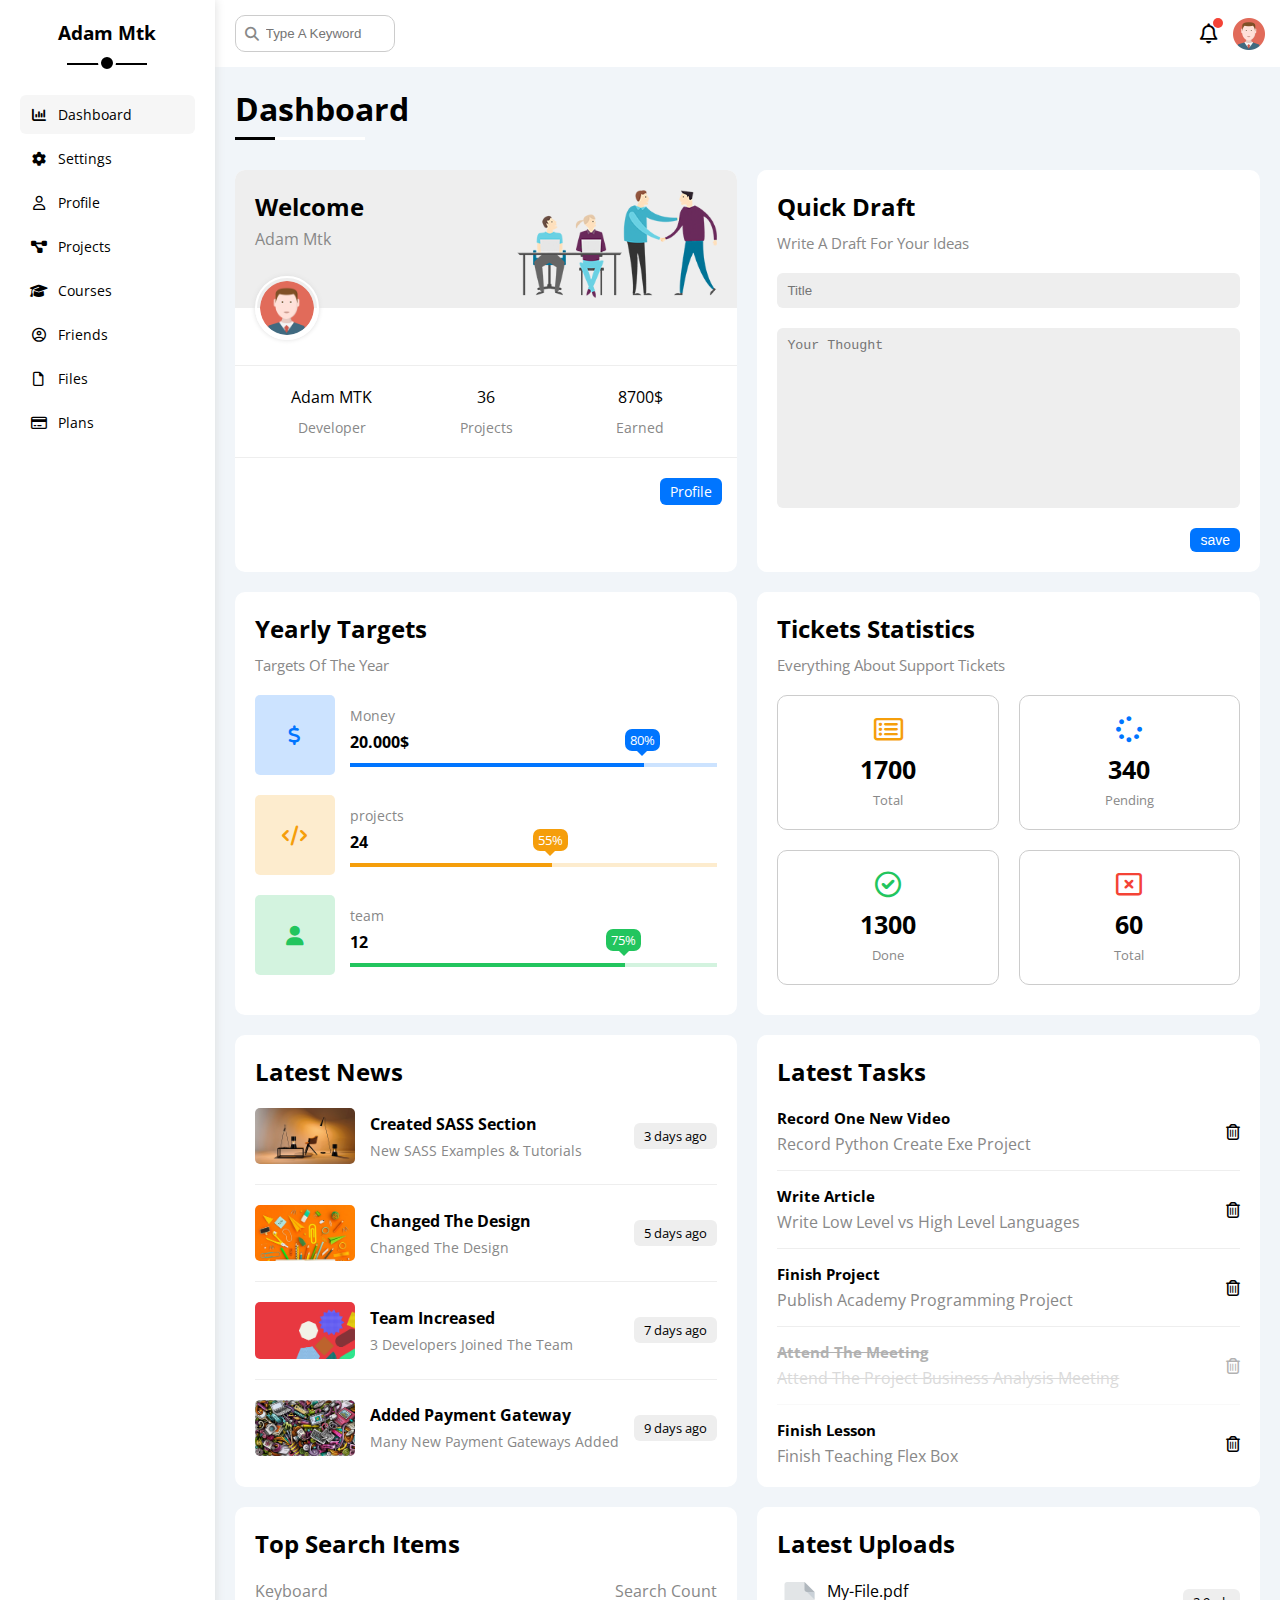
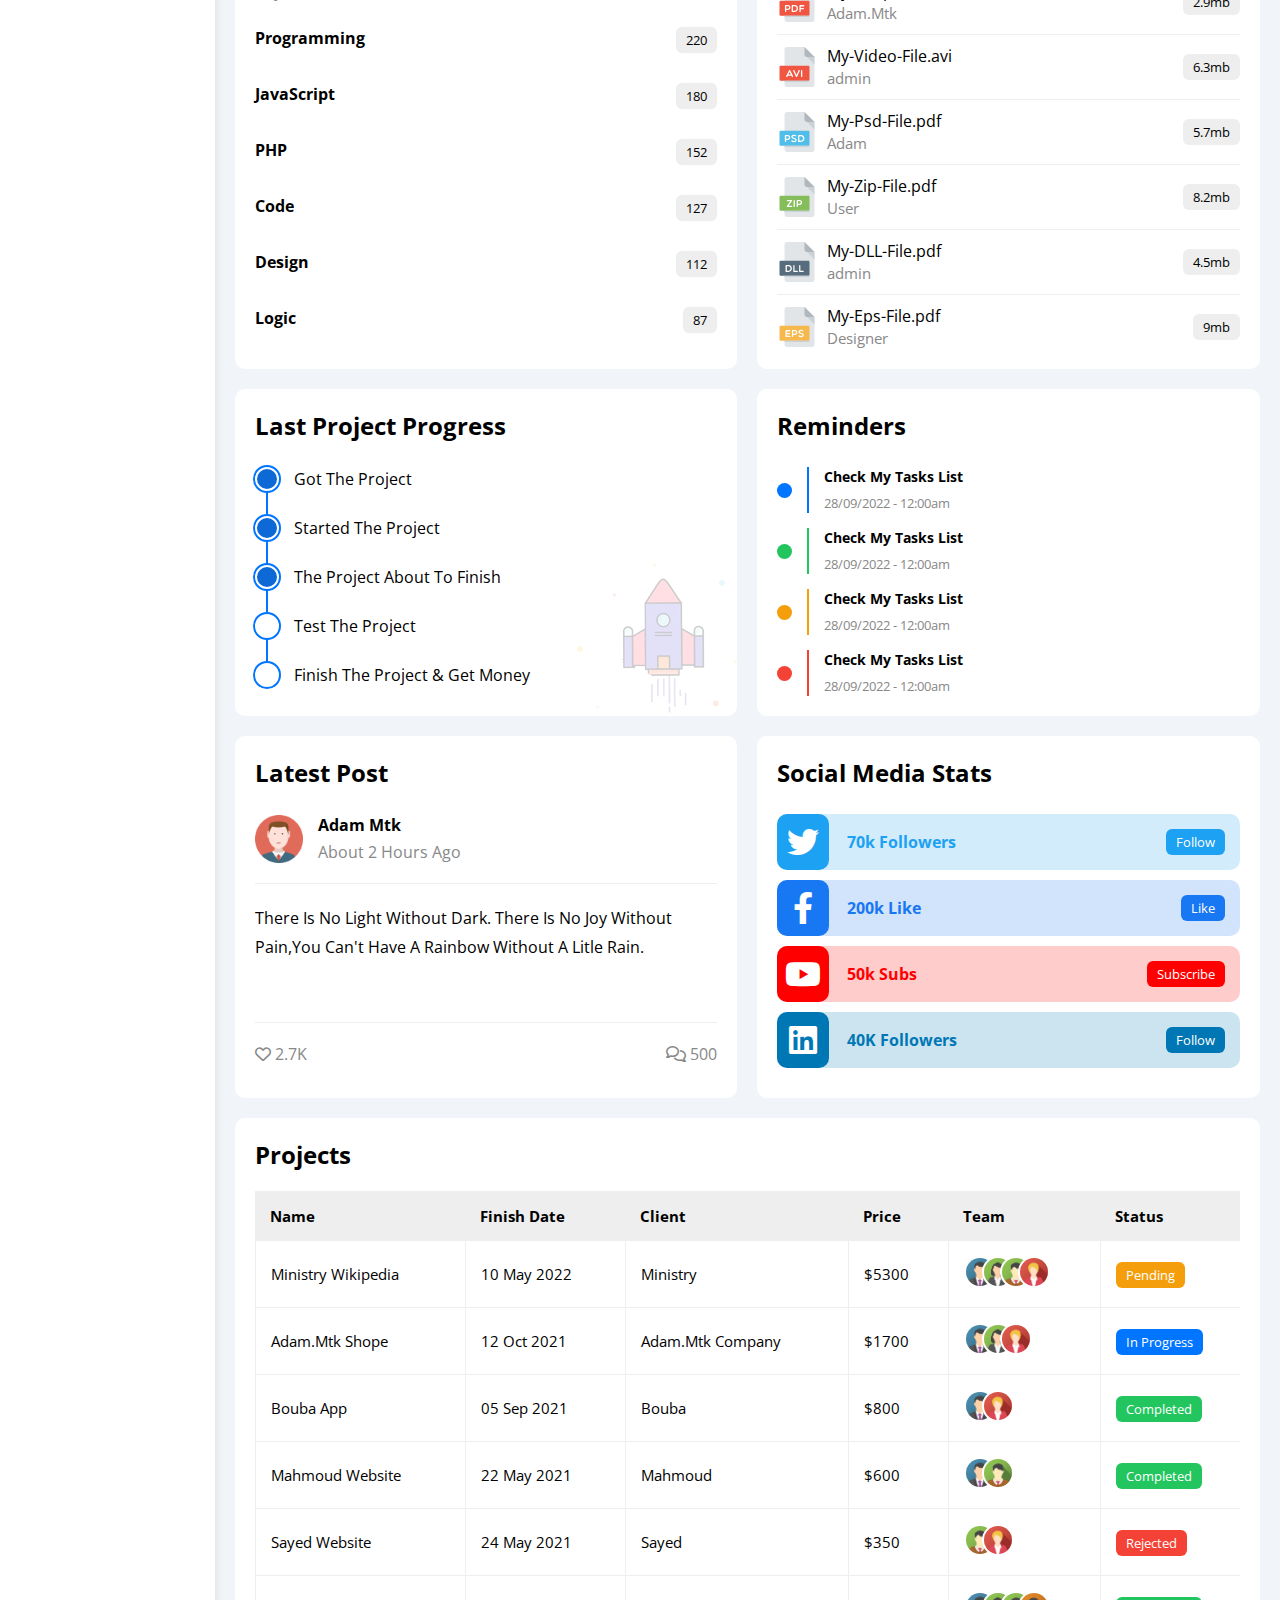
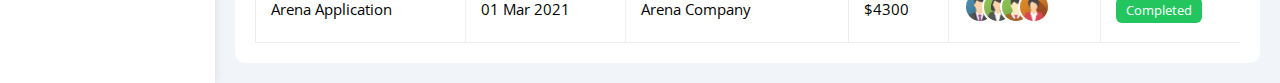
<file: index.html>
<!DOCTYPE html>
<html lang="en">
  <head>
    <meta charset="UTF-8" />
    <meta http-equiv="X-UA-Compatible" content="IE=edge" />
    <meta name="viewport" content="width=device-width, initial-scale=1.0" />
    <title>Dashboard</title>
    <link rel="stylesheet" href="css/all.min.css" />
    <link rel="stylesheet" href="css/framework.css" />
    <link rel="stylesheet" href="css/master.css" />
    <link rel="preconnect" href="https://fonts.googleapis.com" />
    <link rel="preconnect" href="https://fonts.gstatic.com" crossorigin />
    <link
      href="https://fonts.googleapis.com/css2?family=Open+Sans:wght@400;700&family=Work+Sans:wght@200;300;400;500;600;700;800&display=swap"
      rel="stylesheet"
    />
  </head>
  <body>
    <div class="page d-flex">
      <div class="sidebar p-20 bg-white p-relative">
        <h3 class="p-relative txt-c mt-0">Adam Mtk</h3>
        <ul>
          <li>
            <a
              class="active d-flex align-items-c fs-14 c-black rad-6 p-10"
              href="index.html"
            >
              <i class="fa-solid fa-chart-column fa-fw"></i>
              <span>Dashboard</span>
            </a>
          </li>
          <li>
            <a
              class="d-flex align-items-c fs-14 c-black rad-6 p-10"
              href="settings.html"
            >
              <i class="fa-solid fa-gear fa-fw"></i>
              <span>Settings</span>
            </a>
          </li>
          <li>
            <a
              class="d-flex align-items-c fs-14 c-black rad-6 p-10"
              href="profile.html"
            >
              <i class="fa-regular fa-user fa-fw"></i>
              <span>Profile</span>
            </a>
          </li>
          <li>
            <a
              class="d-flex align-items-c fs-14 c-black rad-6 p-10"
              href="projects.html"
            >
              <i class="fa-solid fa-diagram-project fa-fw"></i>
              <span>Projects</span>
            </a>
          </li>
          <li>
            <a
              class="d-flex align-items-c fs-14 c-black rad-6 p-10"
              href="courses.html"
            >
              <i class="fa-solid fa-graduation-cap fa-fw"></i>
              <span>Courses</span>
            </a>
          </li>
          <li>
            <a
              class="d-flex align-items-c fs-14 c-black rad-6 p-10"
              href="friends.html"
            >
              <i class="fa-regular fa-circle-user fa-fw"></i>
              <span>Friends</span>
            </a>
          </li>
          <li>
            <a
              class="d-flex align-items-c fs-14 c-black rad-6 p-10"
              href="files.html"
            >
              <i class="fa-regular fa-file fa-fw"></i>
              <span>Files</span>
            </a>
          </li>
          <li>
            <a
              class="d-flex align-items-c fs-14 c-black rad-6 p-10"
              href="plans.html"
            >
              <i class="fa-regular fa-credit-card fa-fw"></i>
              <span>Plans</span>
            </a>
          </li>
        </ul>
      </div>
      <div class="content w-full">
        <!-- start head -->
        <div class="head bg-white p-15 between-flex">
          <div class="search p-relative">
            <input class="p-10" type="search" placeholder="Type A Keyword" />
          </div>
          <div class="icons d-flex align-items-c">
            <span class="notification p-relative">
              <i class="fa-regular fa-bell fa-lg"></i>
            </span>
            <img src="imgs/avatar.png" alt="photo" />
          </div>
        </div>
        <!-- End head -->
        <h1 class="p-relative">Dashboard</h1>
        <div class="wrapper d-grid gap-20">
          <!-- start welcome widget -->
          <div class="welcome bg-white rad-10 text-c-mobile block-mobile">
            <div class="intro p-20 d-flex space-between bg-eee">
              <div>
                <h2 class="m-0">Welcome</h2>
                <p class="c-grey mt-5">Adam Mtk</p>
              </div>
              <img src="imgs/welcome.png" class="hide-mobile" alt="photo" />
            </div>
            <img src="imgs/avatar.png" class="avatar" alt="photo" />
            <div class="body txt-c d-flex p-20 mt-20 mb-20 block-mobile">
              <div>
                Adam MTK
                <span class="d-block c-grey fs-14 mt-10">Developer</span>
              </div>
              <div>
                36 <span class="d-block c-grey fs-14 mt-10">Projects</span>
              </div>
              <div>
                8700$ <span class="d-block c-grey fs-14 mt-10">Earned</span>
              </div>
            </div>
            <a
              href="portfolio.html"
              class="visit d-block fs-14 bg-blue c-white w-fit btn-shape"
              >Profile</a
            >
          </div>
          <!-- End welcome widget -->
          <!-- start quick draft widget -->
          <div class="quick-draft p-20 rad-10 bg-white">
            <h2 class="mt-0 mb-10">Quick Draft</h2>
            <p class="mt-0 mb-20 c-grey fs-15">Write A Draft For Your Ideas</p>
            <form action="">
              <input
                class="mb-20 d-block w-full p-10 b-none bg-eee rad-6"
                type="text"
                placeholder="Title"
              />
              <textarea
                class="mb-20 d-block w-full p-10 b-none bg-eee rad-6"
                placeholder="Your Thought"
              ></textarea>
              <input
                class="save d-block bg-blue fs-14 c-white b-none w-fit btn-shape"
                type="submit"
                value="save"
              />
            </form>
          </div>
          <!-- End quick draft widget -->
          <!-- start targets -->
          <div class="targets p-20 bg-white rad-10">
            <h2 class="mt-0 mb-10">Yearly Targets</h2>
            <p class="mt-0 mb-20 c-grey fs-15">Targets Of The Year</p>
            <div class="target-row mb-20 d-flex align-items-c money">
              <div class="icon center-flex">
                <i class="fa-solid fa-dollar-sign fa-lg c-blue"></i>
              </div>
              <div class="details">
                <span class="fs-14 c-grey">Money</span>
                <span class="d-block mt-5 mb-10 fw-bold">20.000$</span>
                <div class="progress p-relative">
                  <span class="bg-blue money" style="width: 80%">
                    <span class="bg-blue">80%</span>
                  </span>
                </div>
              </div>
            </div>
            <div class="target-row mb-20 d-flex align-items-c projects">
              <div class="icon center-flex">
                <i class="fa-solid fa-code fa-lg c-orange"></i>
              </div>
              <div class="details">
                <span class="fs-14 c-grey">projects</span>
                <span class="d-block mt-5 mb-10 fw-bold">24</span>
                <div class="progress p-relative">
                  <span class="bg-orange projects" style="width: 55%">
                    <span class="bg-orange">55%</span>
                  </span>
                </div>
              </div>
            </div>
            <div class="target-row mb-20 d-flex align-items-c team">
              <div class="icon center-flex">
                <i class="fa-solid fa-user fa-lg c-green"></i>
              </div>
              <div class="details">
                <span class="fs-14 c-grey">team</span>
                <span class="d-block mt-5 mb-10 fw-bold">12</span>
                <div class="progress p-relative">
                  <span class="bg-green team" style="width: 75%">
                    <span class="bg-green">75%</span>
                  </span>
                </div>
              </div>
            </div>
          </div>
          <!-- End targets -->
          <!-- start tickets widget -->
          <div class="tickets p-20 bg-white rad-10">
            <h2 class="mt-0 mb-10">Tickets Statistics</h2>
            <p class="mt-0 mb-20 c-grey fs-15">
              Everything About Support Tickets
            </p>
            <div class="d-flex txt-c gap-20 f-wrap">
              <div class="box p-20 fs-13 rad-10 c-grey">
                <i
                  class="fa-regular fa-rectangle-list fa-2x mb-10 c-orange"
                ></i>
                <span class="d-block c-black fw-bold fs-25 mb-5">1700</span>
                Total
              </div>
              <div class="box p-20 fs-13 rad-10 c-grey">
                <i class="fa-solid fa-spinner fa-2x mb-10 c-blue"></i>
                <span class="d-block c-black fw-bold fs-25 mb-5">340</span>
                Pending
              </div>
              <div class="box p-20 fs-13 rad-10 c-grey">
                <i class="fa-regular fa-circle-check fa-2x mb-10 c-green"></i>
                <span class="d-block c-black fw-bold fs-25 mb-5">1300</span>
                Done
              </div>
              <div class="box p-20 fs-13 rad-10 c-grey">
                <i class="fa-regular fa-rectangle-xmark fa-2x mb-10 c-red"></i>
                <span class="d-block c-black fw-bold fs-25 mb-5">60</span>
                Total
              </div>
            </div>
          </div>
          <!-- End tickets widget -->
          <!-- start latest news -->
          <div class="latest-news p-20 bg-white rad-10 text-c-mobile">
            <h2 class="mt-0 mb-20">Latest News</h2>
            <div class="news-row d-flex align-items-c">
              <img src="imgs/news-01.png" alt="" />
              <div class="info">
                <h3>Created SASS Section</h3>
                <p class="m-0 fs-14 c-grey">New SASS Examples & Tutorials</p>
              </div>
              <div class="btn-shape bg-eee fs-13 label">3 days ago</div>
            </div>
            <div class="news-row d-flex align-items-c">
              <img src="imgs/news-02.png" alt="" />
              <div class="info">
                <h3>Changed The Design</h3>
                <p class="m-0 fs-14 c-grey">Changed The Design</p>
              </div>
              <div class="btn-shape bg-eee fs-13 label">5 days ago</div>
            </div>
            <div class="news-row d-flex align-items-c">
              <img src="imgs/news-03.png" alt="" />
              <div class="info">
                <h3>Team Increased</h3>
                <p class="m-0 fs-14 c-grey">3 Developers Joined The Team</p>
              </div>
              <div class="btn-shape bg-eee fs-13 label">7 days ago</div>
            </div>
            <div class="news-row d-flex align-items-c">
              <img src="imgs/news-04.png" alt="" />
              <div class="info">
                <h3>Added Payment Gateway</h3>
                <p class="m-0 fs-14 c-grey">Many New Payment Gateways Added</p>
              </div>
              <div class="btn-shape bg-eee fs-13 label">9 days ago</div>
            </div>
          </div>
          <!-- End latest news -->
          <!-- start tasks -->
          <div class="tasks p-20 bg-white rad-10">
            <h2 class="mt-0 mb-20">Latest Tasks</h2>
            <div class="task-row between-flex">
              <div class="info">
                <h3 class="mt-0 mb-5 fs-15">Record One New Video</h3>
                <p class="m-0 c-grey">Record Python Create Exe Project</p>
              </div>
              <i class="fa-regular fa-trash-can delete"></i>
            </div>
            <div class="task-row between-flex">
              <div class="info">
                <h3 class="mt-0 mb-5 fs-15">Write Article</h3>
                <p class="m-0 c-grey">
                  Write Low Level vs High Level Languages
                </p>
              </div>
              <i class="fa-regular fa-trash-can delete"></i>
            </div>
            <div class="task-row between-flex">
              <div class="info">
                <h3 class="mt-0 mb-5 fs-15">Finish Project</h3>
                <p class="m-0 c-grey">Publish Academy Programming Project</p>
              </div>
              <i class="fa-regular fa-trash-can delete"></i>
            </div>
            <div class="task-row between-flex done">
              <div class="info">
                <h3 class="mt-0 mb-5 fs-15">Attend The Meeting</h3>
                <p class="m-0 c-grey">
                  Attend The Project Business Analysis Meeting
                </p>
              </div>
              <i class="fa-regular fa-trash-can delete"></i>
            </div>
            <div class="task-row between-flex">
              <div class="info">
                <h3 class="mt-0 mb-5 fs-15">Finish Lesson</h3>
                <p class="m-0 c-grey">Finish Teaching Flex Box</p>
              </div>
              <i class="fa-regular fa-trash-can delete"></i>
            </div>
          </div>
          <!-- End tasks -->
          <!-- start top search words widget -->
          <div class="search-items p-20 bg-white rad-10">
            <h2 class="mt-0 mb-20">Top Search Items</h2>
            <div class="items-head d-flex space-between c-grey mb-10">
              <div>Keyboard</div>
              <div>Search Count</div>
            </div>
            <div class="items d-flex space-between pt-15 pb-15">
              <span class="fw-bold">Programming</span>
              <span class="bg-eee fs-13 btn-shape">220</span>
            </div>
            <div class="items d-flex space-between pt-15 pb-15">
              <span class="fw-bold">JavaScript</span>
              <span class="bg-eee fs-13 btn-shape">180</span>
            </div>
            <div class="items d-flex space-between pt-15 pb-15">
              <span class="fw-bold">PHP</span>
              <span class="bg-eee fs-13 btn-shape">152</span>
            </div>
            <div class="items d-flex space-between pt-15 pb-15">
              <span class="fw-bold">Code</span>
              <span class="bg-eee fs-13 btn-shape">127</span>
            </div>
            <div class="items d-flex space-between pt-15 pb-15">
              <span class="fw-bold">Design</span>
              <span class="bg-eee fs-13 btn-shape">112</span>
            </div>
            <div class="items d-flex space-between pt-15 pb-15">
              <span class="fw-bold">Logic</span>
              <span class="bg-eee fs-13 btn-shape">87</span>
            </div>
          </div>
          <!-- End top search words widget -->
          <!-- start latest uploads -->
          <div class="latest-uploads p-20 bg-white rad-10">
            <h2 class="mt-0 mb-20">Latest Uploads</h2>
            <ul class="mb-0">
              <li class="between-flex pb-10 mb-10">
                <div class="d-flex align-items-c">
                  <img class="mr-10" src="imgs/pdf.svg" alt="" />
                  <div>
                    <span class="d-block">My-File.pdf</span>
                    <span class="fs-15 c-grey">Adam.Mtk</span>
                  </div>
                </div>
                <div class="bg-eee btn-shape fs-13">2.9mb</div>
              </li>
              <li class="between-flex pb-10 mb-10">
                <div class="d-flex align-items-c">
                  <img class="mr-10" src="imgs/avi.svg" alt="" />
                  <div>
                    <span class="d-block">My-Video-File.avi</span>
                    <span class="fs-15 c-grey">admin</span>
                  </div>
                </div>
                <div class="bg-eee btn-shape fs-13">6.3mb</div>
              </li>
              <li class="between-flex pb-10 mb-10">
                <div class="d-flex align-items-c">
                  <img class="mr-10" src="imgs/psd.svg" alt="" />
                  <div>
                    <span class="d-block">My-Psd-File.pdf</span>
                    <span class="fs-15 c-grey">Adam</span>
                  </div>
                </div>
                <div class="bg-eee btn-shape fs-13">5.7mb</div>
              </li>
              <li class="between-flex pb-10 mb-10">
                <div class="d-flex align-items-c">
                  <img class="mr-10" src="imgs/zip.svg" alt="" />
                  <div>
                    <span class="d-block">My-Zip-File.pdf</span>
                    <span class="fs-15 c-grey">User</span>
                  </div>
                </div>
                <div class="bg-eee btn-shape fs-13">8.2mb</div>
              </li>
              <li class="between-flex pb-10 mb-10">
                <div class="d-flex align-items-c">
                  <img class="mr-10" src="imgs/dll.svg" alt="" />
                  <div>
                    <span class="d-block">My-DLL-File.pdf </span>
                    <span class="fs-15 c-grey">admin</span>
                  </div>
                </div>
                <div class="bg-eee btn-shape fs-13">4.5mb</div>
              </li>
              <li class="between-flex">
                <div class="d-flex align-items-c">
                  <img class="mr-10" src="imgs/eps.svg" alt="" />
                  <div>
                    <span class="d-block">My-Eps-File.pdf</span>
                    <span class="fs-15 c-grey">Designer</span>
                  </div>
                </div>
                <div class="bg-eee btn-shape fs-13">9mb</div>
              </li>
            </ul>
          </div>
          <!-- End latest uploads -->
          <!-- start last project progress -->
          <div class="last-project p-20 bg-white rad-10 p-relative">
            <h2 class="mt-0 mb-20">Last Project Progress</h2>
            <ul class="m-0 p-relative">
              <li class="mt-25 d-flex align-items-c done">Got The Project</li>
              <li class="mt-25 d-flex align-items-c done">
                Started The Project
              </li>
              <li class="mt-25 d-flex align-items-c done">
                The Project About To Finish
              </li>
              <li class="mt-25 d-flex align-items-c current">
                Test The Project
              </li>
              <li class="mt-25 d-flex align-items-c">
                Finish The Project & Get Money
              </li>
            </ul>
            <img
              class="launch-icon hide-mobile"
              src="imgs/project.png"
              alt=""
            />
          </div>
          <!-- End last project progress -->
          <!-- start reminders widget -->
          <div class="reminders p-20 bg-white rad-10 p-relative">
            <h2 class="mt-0 mb-25">Reminders</h2>
            <ul class="m-0">
              <li class="d-flex align-items-c mt-15">
                <span class="key bg-blue mr-15 d-block rad-half"></span>
                <div class="pl-15 blue">
                  <p class="fs-14 fw-bold mt-0 mb-5">Check My Tasks List</p>
                  <span class="fs-13 c-grey">28/09/2022 - 12:00am</span>
                </div>
              </li>
              <li class="d-flex align-items-c mt-15">
                <span class="key bg-green mr-15 d-block rad-half"></span>
                <div class="pl-15 green">
                  <p class="fs-14 fw-bold mt-0 mb-5">Check My Tasks List</p>
                  <span class="fs-13 c-grey">28/09/2022 - 12:00am</span>
                </div>
              </li>
              <li class="d-flex align-items-c mt-15">
                <span class="key bg-orange mr-15 d-block rad-half"></span>
                <div class="pl-15 orange">
                  <p class="fs-14 fw-bold mt-0 mb-5">Check My Tasks List</p>
                  <span class="fs-13 c-grey">28/09/2022 - 12:00am</span>
                </div>
              </li>
              <li class="d-flex align-items-c mt-15">
                <span class="key bg-red mr-15 d-block rad-half"></span>
                <div class="pl-15 red">
                  <p class="fs-14 fw-bold mt-0 mb-5">Check My Tasks List</p>
                  <span class="fs-13 c-grey">28/09/2022 - 12:00am</span>
                </div>
              </li>
            </ul>
          </div>
          <!-- End reminders widget -->
          <!-- start latest post -->
          <div class="latest-post p-20 bg-white rad-10 p-relative">
            <h2 class="mt-0 mb-25">Latest Post</h2>
            <div class="top d-flex align-items-c">
              <img class="avatar mr-15" src="imgs/avatar.png" alt="photo" />
              <div class="info">
                <span class="d-block mb-5 fw-bold">Adam Mtk</span>
                <span class="c-grey">About 2 Hours Ago</span>
              </div>
            </div>
            <div class="post-content text-c-mobile pt-20 pb-20 mt-20 mb-20">
              There is no light without dark. There is no joy without pain,you
              can't have a rainbow without a litle rain.
            </div>
            <div class="post-stats between-flex c-grey">
              <div>
                <i class="fa-regular fa-heart"></i>
                <span>2.7K</span>
              </div>
              <div>
                <i class="fa-regular fa-comments"></i>
                <span>500</span>
              </div>
            </div>
          </div>
          <!-- End latest post -->
          <!-- start social media stats widget -->
          <div class="social-media p-20 bg-white rad-10 p-relative">
            <h2 class="mt-0 mb-25">Social Media Stats</h2>
            <div class="box twitter p-15 p-relative mb-10 between-flex">
              <i
                class="fa-brands fa-twitter fa-2x c-white h-full center-flex"
              ></i>
              <span class="fw-bold">70k Followers</span>
              <a class="fs-13 c-white btn-shape" href="#">Follow</a>
            </div>
            <div class="box facebook p-15 p-relative mb-10 between-flex">
              <i
                class="fa-brands fa-facebook-f fa-2x c-white h-full center-flex"
              ></i>
              <span class="fw-bold">200k Like</span>
              <a class="fs-13 c-white btn-shape" href="#">Like</a>
            </div>
            <div class="box youtube p-15 p-relative mb-10 between-flex">
              <i
                class="fa-brands fa-youtube fa-2x c-white h-full center-flex"
              ></i>
              <span class="fw-bold">50k Subs</span>
              <a class="fs-13 c-white btn-shape" href="#">Subscribe</a>
            </div>
            <div class="box linkedin p-15 p-relative mb-10 between-flex">
              <i
                class="fa-brands fa-linkedin fa-2x c-white h-full center-flex"
              ></i>
              <span class="fw-bold">40K Followers</span>
              <a class="fs-13 c-white btn-shape" href="#">Follow</a>
            </div>
          </div>
          <!-- End social media stats widget -->
        </div>
        <!-- start projects table -->
        <div class="projects p-20 bg-white rad-10 m-20">
          <h2 class="mt-0 mb-20">Projects</h2>
          <div class="responsive-table">
            <table class="w-full fs-15">
              <thead>
                <tr>
                  <td>Name</td>
                  <td>Finish Date</td>
                  <td>Client</td>
                  <td>Price</td>
                  <td>Team</td>
                  <td>Status</td>
                </tr>
              </thead>
              <tbody>
                <tr>
                  <td>Ministry Wikipedia</td>
                  <td>10 May 2022</td>
                  <td>Ministry</td>
                  <td>$5300</td>
                  <td>
                    <img src="imgs/team-01.png" alt="photo" />
                    <img src="imgs/team-02.png" alt="photo" />
                    <img src="imgs/team-03.png" alt="photo" />
                    <img src="imgs/team-05.png" alt="photo" />
                  </td>
                  <td>
                    <span class="label bg-orange c-white btn-shape"
                      >Pending</span
                    >
                  </td>
                </tr>
              </tbody>
              <tbody>
                <tr>
                  <td>Adam.Mtk Shope</td>
                  <td>12 Oct 2021</td>
                  <td>Adam.Mtk Company</td>
                  <td>$1700</td>
                  <td>
                    <img src="imgs/team-01.png" alt="photo" />
                    <img src="imgs/team-02.png" alt="photo" />
                    <img src="imgs/team-05.png" alt="photo" />
                  </td>
                  <td>
                    <span class="label bg-blue c-white btn-shape"
                      >In Progress</span
                    >
                  </td>
                </tr>
              </tbody>
              <tbody>
                <tr>
                  <td>Bouba App</td>
                  <td>05 Sep 2021</td>
                  <td>Bouba</td>
                  <td>$800</td>
                  <td>
                    <img src="imgs/team-01.png" alt="photo" />
                    <img src="imgs/team-05.png" alt="photo" />
                  </td>
                  <td>
                    <span class="label bg-green c-white btn-shape"
                      >Completed</span
                    >
                  </td>
                </tr>
              </tbody>
              <tbody>
                <tr>
                  <td>Mahmoud Website</td>
                  <td>22 May 2021</td>
                  <td>Mahmoud</td>
                  <td>$600</td>
                  <td>
                    <img src="imgs/team-01.png" alt="photo" />
                    <img src="imgs/team-03.png" alt="photo" />
                  </td>
                  <td>
                    <span class="label bg-green c-white btn-shape"
                      >Completed</span
                    >
                  </td>
                </tr>
              </tbody>
              <tbody>
                <tr>
                  <td>Sayed Website</td>
                  <td>24 May 2021</td>
                  <td>Sayed</td>
                  <td>$350</td>
                  <td>
                    <img src="imgs/team-03.png" alt="photo" />
                    <img src="imgs/team-05.png" alt="photo" />
                  </td>
                  <td>
                    <span class="label bg-red c-white btn-shape">Rejected</span>
                  </td>
                </tr>
              </tbody>
              <tbody>
                <tr>
                  <td>Arena Application</td>
                  <td>01 Mar 2021</td>
                  <td>Arena Company</td>
                  <td>$4300</td>
                  <td>
                    <img src="imgs/team-01.png" alt="photo" />
                    <img src="imgs/team-02.png" alt="photo" />
                    <img src="imgs/team-03.png" alt="photo" />
                    <img src="imgs/team-04.png" alt="photo" />
                  </td>
                  <td>
                    <span class="label bg-green c-white btn-shape"
                      >Completed</span
                    >
                  </td>
                </tr>
              </tbody>
            </table>
          </div>
        </div>
        <!-- End projects table -->
      </div>
    </div>
  </body>
</html>
</file>
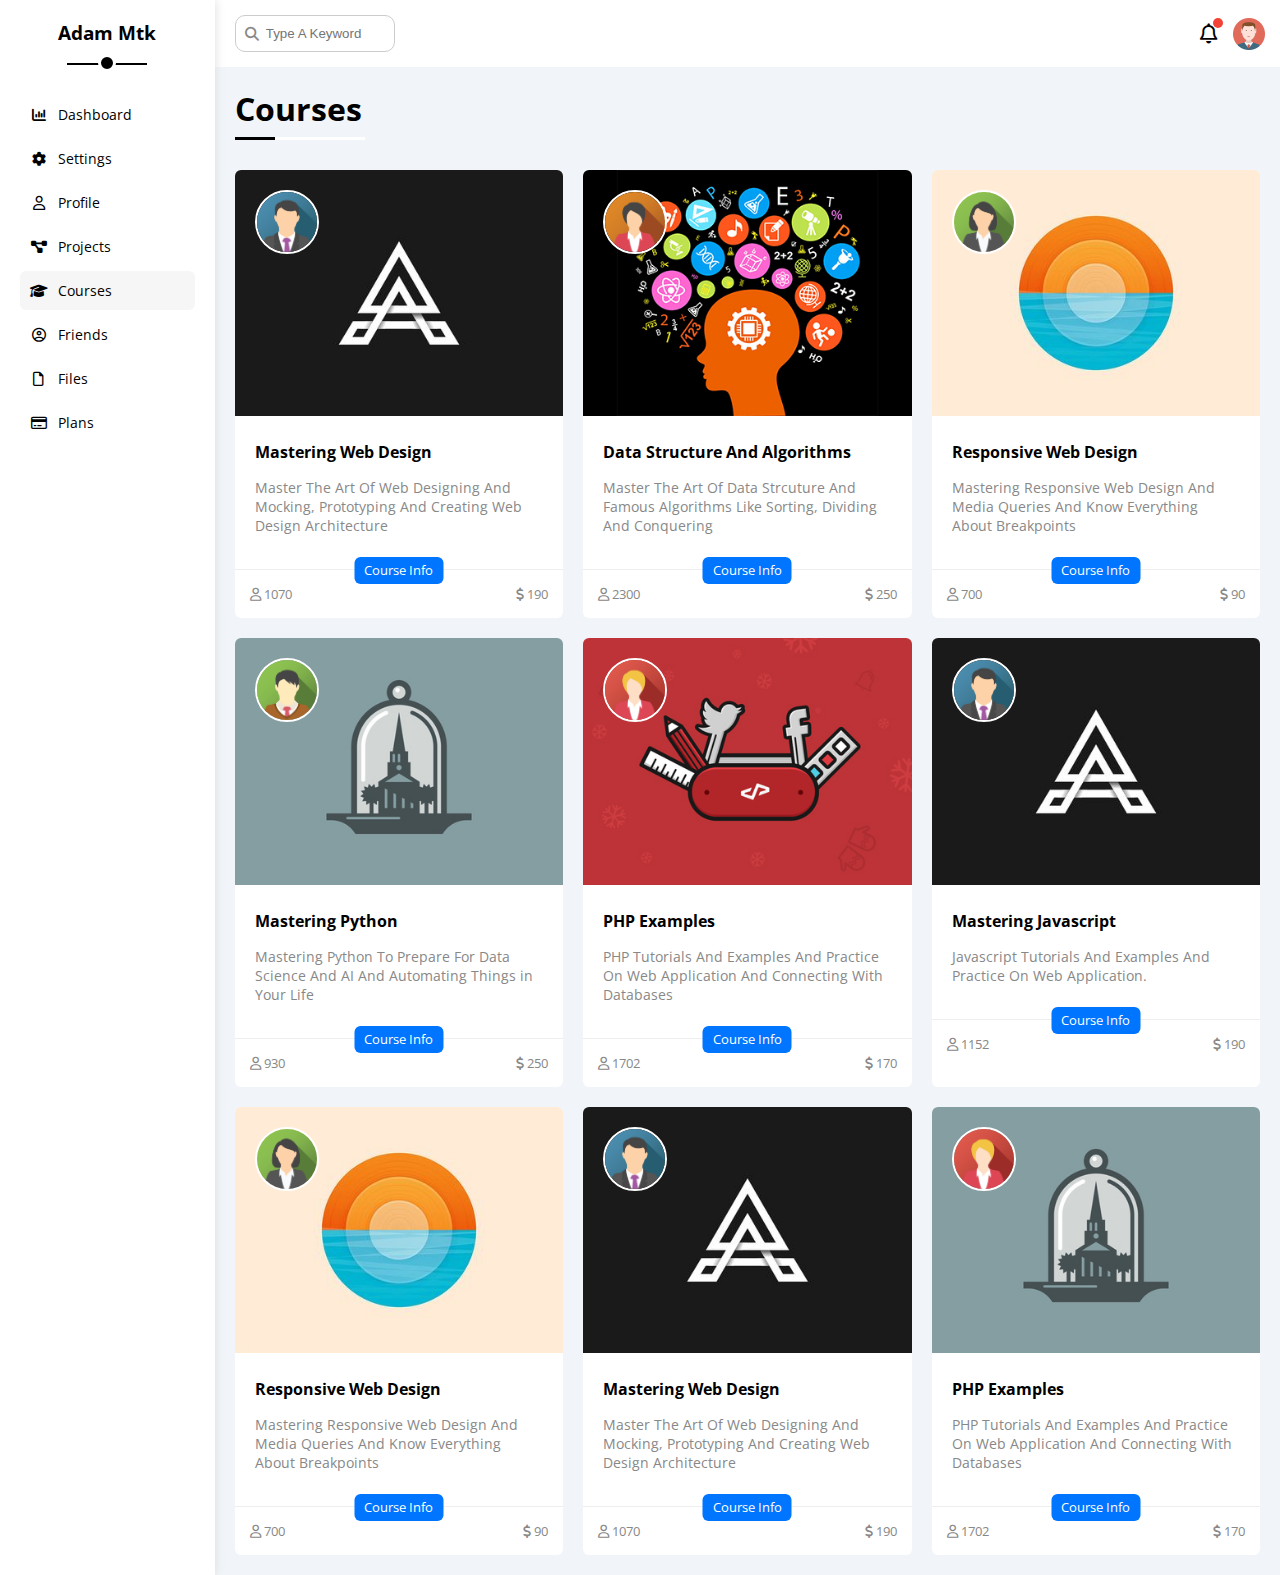
<file: courses.html>
<!DOCTYPE html>
<html lang="en">
  <head>
    <meta charset="UTF-8" />
    <meta http-equiv="X-UA-Compatible" content="IE=edge" />
    <meta name="viewport" content="width=device-width, initial-scale=1.0" />
    <title>Courses</title>
    <link rel="stylesheet" href="css/all.min.css" />
    <link rel="stylesheet" href="css/framework.css" />
    <link rel="stylesheet" href="css/master.css" />
    <link rel="preconnect" href="https://fonts.googleapis.com" />
    <link rel="preconnect" href="https://fonts.gstatic.com" crossorigin />
    <link
      href="https://fonts.googleapis.com/css2?family=Open+Sans:wght@400;700&family=Work+Sans:wght@200;300;400;500;600;700;800&display=swap"
      rel="stylesheet"
    />
  </head>
  <body>
    <div class="page d-flex">
      <div class="sidebar p-20 bg-white p-relative">
        <h3 class="p-relative txt-c mt-0">Adam Mtk</h3>
        <ul>
          <li>
            <a
              class="d-flex align-items-c fs-14 c-black rad-6 p-10"
              href="index.html"
            >
              <i class="fa-solid fa-chart-column fa-fw"></i>
              <span>Dashboard</span>
            </a>
          </li>
          <li>
            <a
              class="d-flex align-items-c fs-14 c-black rad-6 p-10"
              href="settings.html"
            >
              <i class="fa-solid fa-gear fa-fw"></i>
              <span>Settings</span>
            </a>
          </li>
          <li>
            <a
              class="d-flex align-items-c fs-14 c-black rad-6 p-10"
              href="profile.html"
            >
              <i class="fa-regular fa-user fa-fw"></i>
              <span>Profile</span>
            </a>
          </li>
          <li>
            <a
              class="d-flex align-items-c fs-14 c-black rad-6 p-10"
              href="projects.html"
            >
              <i class="fa-solid fa-diagram-project fa-fw"></i>
              <span>Projects</span>
            </a>
          </li>
          <li>
            <a
              class="active d-flex align-items-c fs-14 c-black rad-6 p-10"
              href="courses.html"
            >
              <i class="fa-solid fa-graduation-cap fa-fw"></i>
              <span>Courses</span>
            </a>
          </li>
          <li>
            <a
              class="d-flex align-items-c fs-14 c-black rad-6 p-10"
              href="friends.html"
            >
              <i class="fa-regular fa-circle-user fa-fw"></i>
              <span>Friends</span>
            </a>
          </li>
          <li>
            <a
              class="d-flex align-items-c fs-14 c-black rad-6 p-10"
              href="files.html"
            >
              <i class="fa-regular fa-file fa-fw"></i>
              <span>Files</span>
            </a>
          </li>
          <li>
            <a
              class="d-flex align-items-c fs-14 c-black rad-6 p-10"
              href="plans.html"
            >
              <i class="fa-regular fa-credit-card fa-fw"></i>
              <span>Plans</span>
            </a>
          </li>
        </ul>
      </div>
      <div class="content w-full">
        <!-- start head -->
        <div class="head bg-white p-15 between-flex">
          <div class="search p-relative">
            <input class="p-10" type="search" placeholder="Type A Keyword" />
          </div>
          <div class="icons d-flex align-items-c">
            <span class="notification p-relative">
              <i class="fa-regular fa-bell fa-lg"></i>
            </span>
            <img src="imgs/avatar.png" alt="photo" />
          </div>
        </div>
        <!-- End head -->
        <!-- start courses page -->
        <h1 class="p-relative">Courses</h1>
        <div class="courses-page d-grid m-20 gap-20">
          <div class="course bg-white rad-6 p-relative">
            <img class="cover" src="imgs/course-01.jpg" alt="photo" />
            <img class="instructor" src="imgs/team-01.png" alt="photo" />
            <div class="p-20">
              <h4 class="m-0">Mastering Web Design</h4>
              <p class="description c-grey fs-14 mt-15">
                Master The Art Of Web Designing And Mocking, Prototyping And
                Creating Web Design Architecture
              </p>
            </div>
            <div class="info p-15 fs-13 p-relative between-flex">
              <span class="title bg-blue c-white btn-shape">Course Info</span>
              <span class="c-grey">
                <i class="fa-regular fa-user"></i>
                1070
              </span>
              <span class="c-grey">
                <i class="fa-solid fa-dollar-sign"></i>
                190
              </span>
            </div>
          </div>
          <div class="course bg-white rad-6 p-relative">
            <img class="cover" src="imgs/course-02.jpg" alt="photo" />
            <img class="instructor" src="imgs/team-04.png" alt="photo" />
            <div class="p-20">
              <h4 class="m-0">Data Structure And Algorithms</h4>
              <p class="description c-grey fs-14 mt-15">
                Master The Art Of Data Strcuture And Famous Algorithms Like Sorting, Dividing And Conquering
              </p>
            </div>
            <div class="info p-15 fs-13 p-relative between-flex">
              <span class="title bg-blue c-white btn-shape">Course Info</span>
              <span class="c-grey">
                <i class="fa-regular fa-user"></i>
                2300
              </span>
              <span class="c-grey">
                <i class="fa-solid fa-dollar-sign"></i>
                250
              </span>
            </div>
          </div>
          <div class="course bg-white rad-6 p-relative">
            <img class="cover" src="imgs/course-03.jpg" alt="photo" />
            <img class="instructor" src="imgs/team-02.png" alt="photo" />
            <div class="p-20">
              <h4 class="m-0">Responsive Web Design</h4>
              <p class="description c-grey fs-14 mt-15">
                Mastering Responsive Web Design And Media Queries And Know Everything About Breakpoints
              </p>
            </div>
            <div class="info p-15 fs-13 p-relative between-flex">
              <span class="title bg-blue c-white btn-shape">Course Info</span>
              <span class="c-grey">
                <i class="fa-regular fa-user"></i>
                700
              </span>
              <span class="c-grey">
                <i class="fa-solid fa-dollar-sign"></i>
                90
              </span>
            </div>
          </div>
          <div class="course bg-white rad-6 p-relative">
            <img class="cover" src="imgs/course-04.jpg" alt="photo" />
            <img class="instructor" src="imgs/team-03.png" alt="photo" />
            <div class="p-20">
              <h4 class="m-0">Mastering Python</h4>
              <p class="description c-grey fs-14 mt-15">
                Mastering Python To Prepare For Data Science And AI And Automating Things in Your Life
              </p>
            </div>
            <div class="info p-15 fs-13 p-relative between-flex">
              <span class="title bg-blue c-white btn-shape">Course Info</span>
              <span class="c-grey">
                <i class="fa-regular fa-user"></i>
                930
              </span>
              <span class="c-grey">
                <i class="fa-solid fa-dollar-sign"></i>
                250
              </span>
            </div>
          </div>
          <div class="course bg-white rad-6 p-relative">
            <img class="cover" src="imgs/course-05.jpg" alt="photo" />
            <img class="instructor" src="imgs/team-05.png" alt="photo" />
            <div class="p-20">
              <h4 class="m-0">PHP Examples</h4>
              <p class="description c-grey fs-14 mt-15">
                PHP Tutorials And Examples And Practice On Web Application And Connecting With Databases
              </p>
            </div>
            <div class="info p-15 fs-13 p-relative between-flex">
              <span class="title bg-blue c-white btn-shape">Course Info</span>
              <span class="c-grey">
                <i class="fa-regular fa-user"></i>
                1702
              </span>
              <span class="c-grey">
                <i class="fa-solid fa-dollar-sign"></i>
                170
              </span>
            </div>
          </div>
          <div class="course bg-white rad-6 p-relative">
            <img class="cover" src="imgs/course-01.jpg" alt="photo" />
            <img class="instructor" src="imgs/team-01.png" alt="photo" />
            <div class="p-20">
              <h4 class="m-0">Mastering Javascript</h4>
              <p class="description c-grey fs-14 mt-15">
                Javascript Tutorials And Examples And Practice On Web Application.
              </p>
            </div>
            <div class="info p-15 fs-13 p-relative between-flex">
              <span class="title bg-blue c-white btn-shape">Course Info</span>
              <span class="c-grey">
                <i class="fa-regular fa-user"></i>
                1152
              </span>
              <span class="c-grey">
                <i class="fa-solid fa-dollar-sign"></i>
                190
              </span>
            </div>
          </div>
          <div class="course bg-white rad-6 p-relative">
            <img class="cover" src="imgs/course-03.jpg" alt="photo" />
            <img class="instructor" src="imgs/team-02.png" alt="photo" />
            <div class="p-20">
              <h4 class="m-0">Responsive Web Design</h4>
              <p class="description c-grey fs-14 mt-15">
                Mastering Responsive Web Design And Media Queries And Know Everything About Breakpoints
              </p>
            </div>
            <div class="info p-15 fs-13 p-relative between-flex">
              <span class="title bg-blue c-white btn-shape">Course Info</span>
              <span class="c-grey">
                <i class="fa-regular fa-user"></i>
                700
              </span>
              <span class="c-grey">
                <i class="fa-solid fa-dollar-sign"></i>
                90
              </span>
            </div>
          </div>
          <div class="course bg-white rad-6 p-relative">
            <img class="cover" src="imgs/course-01.jpg" alt="photo" />
            <img class="instructor" src="imgs/team-01.png" alt="photo" />
            <div class="p-20">
              <h4 class="m-0">Mastering Web Design</h4>
              <p class="description c-grey fs-14 mt-15">
                Master The Art Of Web Designing And Mocking, Prototyping And
                Creating Web Design Architecture
              </p>
            </div>
            <div class="info p-15 fs-13 p-relative between-flex">
              <span class="title bg-blue c-white btn-shape">Course Info</span>
              <span class="c-grey">
                <i class="fa-regular fa-user"></i>
                1070
              </span>
              <span class="c-grey">
                <i class="fa-solid fa-dollar-sign"></i>
                190
              </span>
            </div>
          </div>
          <div class="course bg-white rad-6 p-relative">
            <img class="cover" src="imgs/course-04.jpg" alt="photo" />
            <img class="instructor" src="imgs/team-05.png" alt="photo" />
            <div class="p-20">
              <h4 class="m-0">PHP Examples</h4>
              <p class="description c-grey fs-14 mt-15">
                PHP Tutorials And Examples And Practice On Web Application And Connecting With Databases
              </p>
            </div>
            <div class="info p-15 fs-13 p-relative between-flex">
              <span class="title bg-blue c-white btn-shape">Course Info</span>
              <span class="c-grey">
                <i class="fa-regular fa-user"></i>
                1702
              </span>
              <span class="c-grey">
                <i class="fa-solid fa-dollar-sign"></i>
                170
              </span>
            </div>
          </div>
        </div>
        <!-- End courses page -->
      </div>
    </div>
  </body>
</html>
</file>
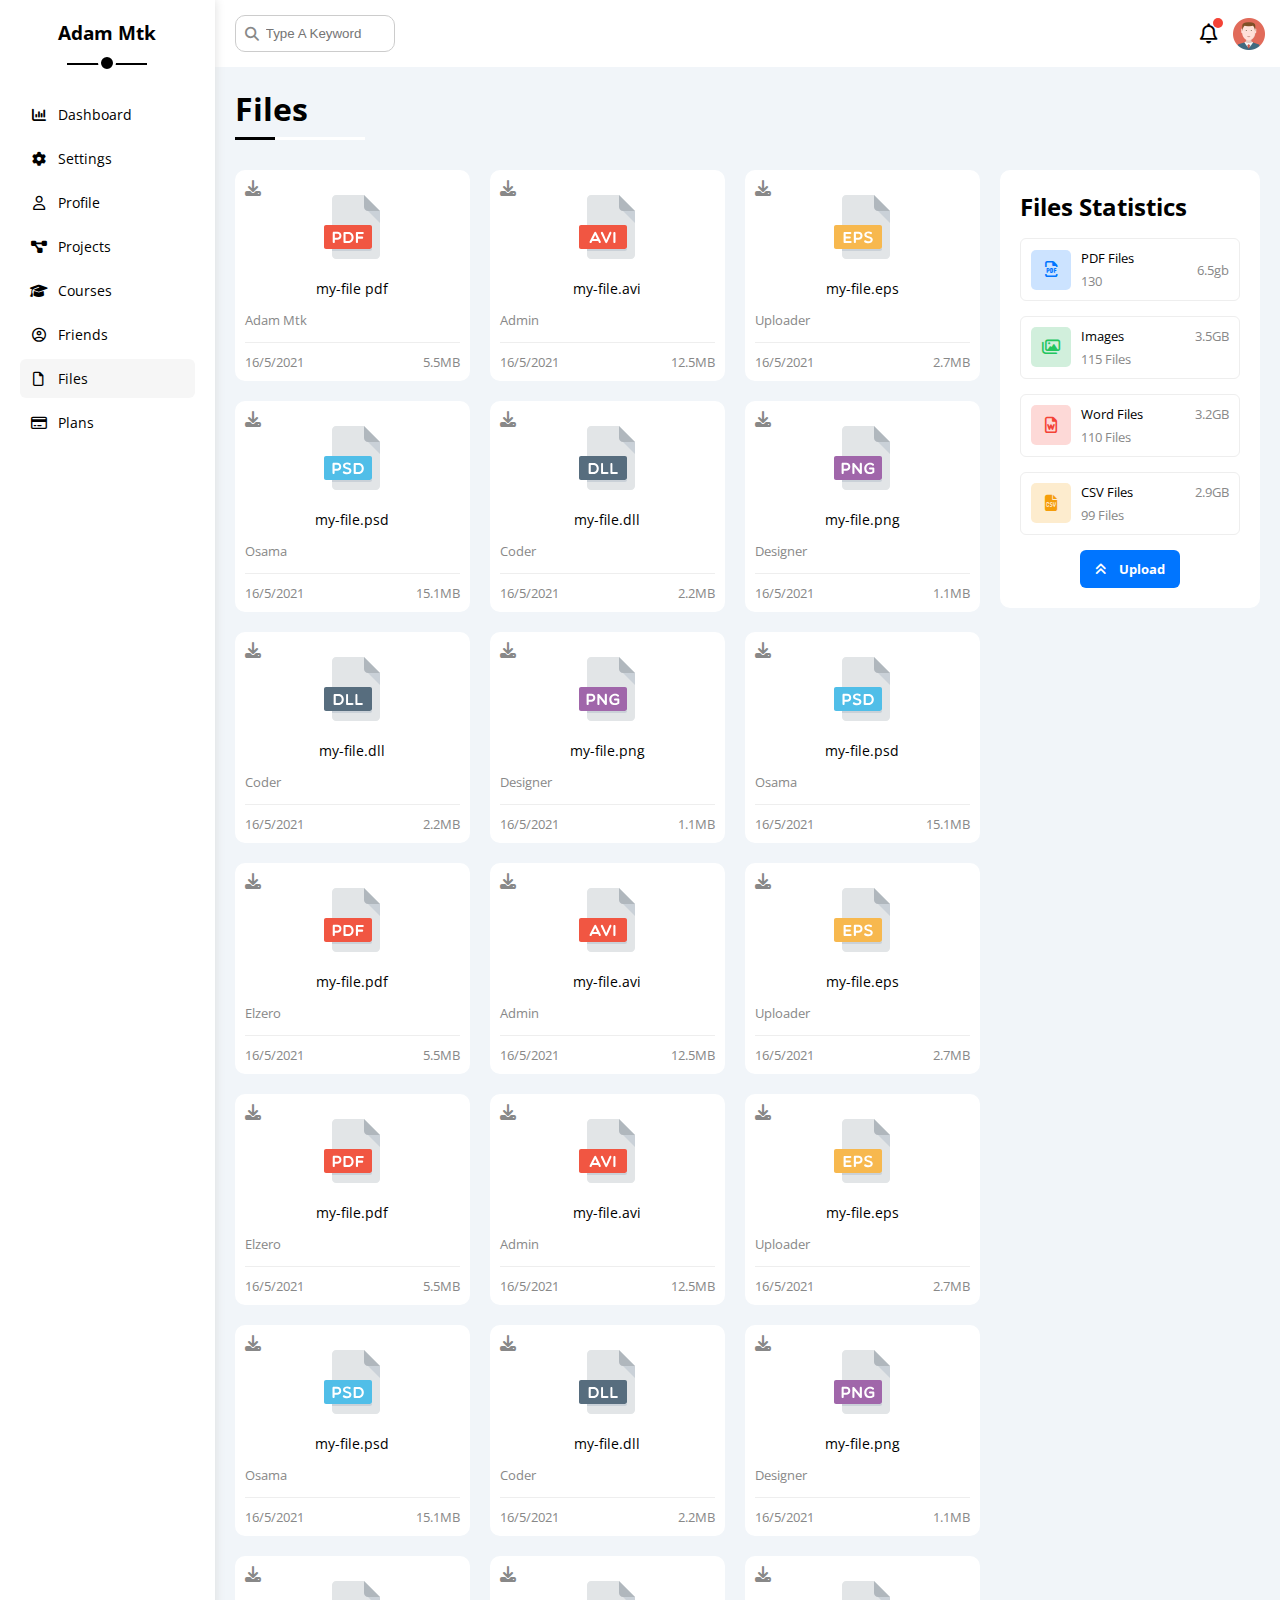
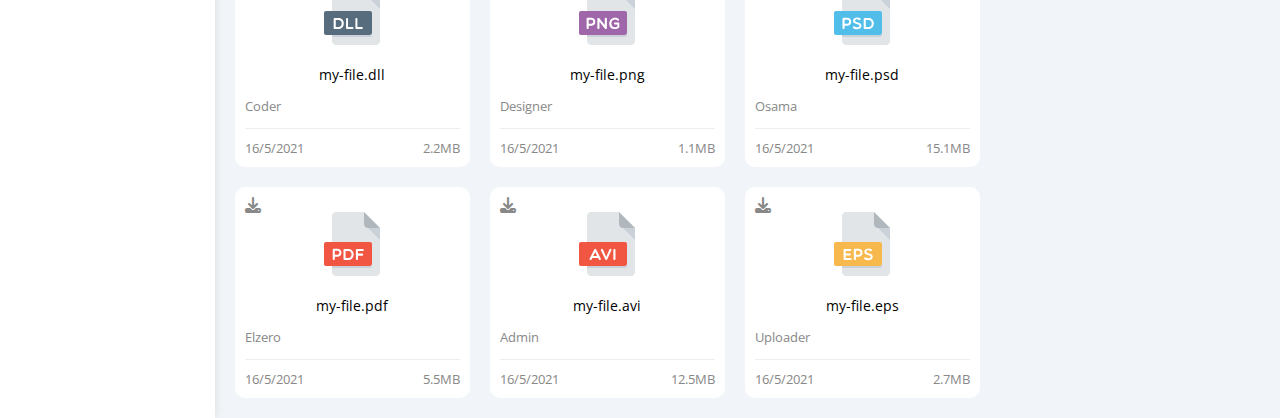
<file: files.html>
<!DOCTYPE html>
<html lang="en">
  <head>
    <meta charset="UTF-8" />
    <meta http-equiv="X-UA-Compatible" content="IE=edge" />
    <meta name="viewport" content="width=device-width, initial-scale=1.0" />
    <title>Files</title>
    <link rel="stylesheet" href="css/all.min.css" />
    <link rel="stylesheet" href="css/framework.css" />
    <link rel="stylesheet" href="css/master.css" />
    <link rel="preconnect" href="https://fonts.googleapis.com" />
    <link rel="preconnect" href="https://fonts.gstatic.com" crossorigin />
    <link
      href="https://fonts.googleapis.com/css2?family=Open+Sans:wght@400;700&family=Work+Sans:wght@200;300;400;500;600;700;800&display=swap"
      rel="stylesheet"
    />
  </head>
  <body>
    <div class="page d-flex">
      <div class="sidebar p-20 bg-white p-relative">
        <h3 class="p-relative txt-c mt-0">Adam Mtk</h3>
        <ul>
          <li>
            <a
              class="d-flex align-items-c fs-14 c-black rad-6 p-10"
              href="index.html"
            >
              <i class="fa-solid fa-chart-column fa-fw"></i>
              <span>Dashboard</span>
            </a>
          </li>
          <li>
            <a
              class="d-flex align-items-c fs-14 c-black rad-6 p-10"
              href="settings.html"
            >
              <i class="fa-solid fa-gear fa-fw"></i>
              <span>Settings</span>
            </a>
          </li>
          <li>
            <a
              class="d-flex align-items-c fs-14 c-black rad-6 p-10"
              href="profile.html"
            >
              <i class="fa-regular fa-user fa-fw"></i>
              <span>Profile</span>
            </a>
          </li>
          <li>
            <a
              class="d-flex align-items-c fs-14 c-black rad-6 p-10"
              href="projects.html"
            >
              <i class="fa-solid fa-diagram-project fa-fw"></i>
              <span>Projects</span>
            </a>
          </li>
          <li>
            <a
              class="d-flex align-items-c fs-14 c-black rad-6 p-10"
              href="courses.html"
            >
              <i class="fa-solid fa-graduation-cap fa-fw"></i>
              <span>Courses</span>
            </a>
          </li>
          <li>
            <a
              class="d-flex align-items-c fs-14 c-black rad-6 p-10"
              href="friends.html"
            >
              <i class="fa-regular fa-circle-user fa-fw"></i>
              <span>Friends</span>
            </a>
          </li>
          <li>
            <a
              class="active d-flex align-items-c fs-14 c-black rad-6 p-10"
              href="files.html"
            >
              <i class="fa-regular fa-file fa-fw"></i>
              <span>Files</span>
            </a>
          </li>
          <li>
            <a
              class="d-flex align-items-c fs-14 c-black rad-6 p-10"
              href="plans.html"
            >
              <i class="fa-regular fa-credit-card fa-fw"></i>
              <span>Plans</span>
            </a>
          </li>
        </ul>
      </div>
      <div class="content w-full">
        <!-- start head -->
        <div class="head bg-white p-15 between-flex">
          <div class="search p-relative">
            <input class="p-10" type="search" placeholder="Type A Keyword" />
          </div>
          <div class="icons d-flex align-items-c">
            <span class="notification p-relative">
              <i class="fa-regular fa-bell fa-lg"></i>
            </span>
            <img src="imgs/avatar.png" alt="photo" />
          </div>
        </div>
        <!-- End head -->
        <!-- start Files page -->
        <h1 class="p-relative">Files</h1>
        <div class="files-page d-flex m-20 gap-20">
          <div class="files-stats p-20 bg-white rad-10">
            <h2 class="mt-0 mb-15 text-c-mobile">Files Statistics</h2>
            <div class="d-flex align-items-c border-eee p-10 rad-6 mb-15 fs-13">
              <i
                class="fa-regular fa-file-pdf fa-lg blue center-flex c-blue icon"
              ></i>
              <div class="info">
                <span>PDF Files</span>
                <span class="c-grey d-block mt-5"> 130 </span>
              </div>
              <div class="size c-grey">6.5gb</div>
            </div>
            <div class="d-flex align-center border-eee p-10 rad-6 mb-15 fs-13">
              <i
                class="fa-regular fa-images fa-lg green center-flex c-green icon"
              ></i>
              <div class="info">
                <span>Images</span>
                <span class="c-grey d-block mt-5">115 Files</span>
              </div>
              <div class="size c-grey">3.5GB</div>
            </div>
            <div class="d-flex align-center border-eee p-10 rad-6 mb-15 fs-13">
              <i
                class="fa-regular fa-file-word fa-lg red center-flex c-red icon"
              ></i>
              <div class="info">
                <span>Word Files</span>
                <span class="c-grey d-block mt-5">110 Files</span>
              </div>
              <div class="size c-grey">3.2GB</div>
            </div>
            <div class="d-flex align-center border-eee p-10 rad-6 fs-13">
              <i
                class="fa-solid fa-file-csv fa-lg orange center-flex c-orange icon"
              ></i>
              <div class="info">
                <span>CSV Files</span>
                <span class="c-grey d-block mt-5">99 Files</span>
              </div>
              <div class="size c-grey">2.9GB</div>
            </div>
            <a
              class="upload c-white bg-blue fs-13 rad-6 w-fit d-block fw-bold"
              href="#"
            >
              <i class="fa-solid fa-angles-up mr-10"></i>
              Upload
            </a>
          </div>
          <div class="files-content d-grid gap-20">
            <div class="file bg-white p-10 rad-10">
              <i class="fa-solid fa-download c-grey p-absolute"></i>
              <div class="icon txt-c">
                <img class="mt-15 mb-15" src="imgs/pdf.svg" alt="photo" />
              </div>
              <div class="txt-c mb-10 fs-14">my-file pdf</div>
              <p class="c-grey fs-13">Adam Mtk</p>
              <div class="info between-flex c-grey fs-13 mt-10 pt-10">
                <span>16/5/2021 </span>
                <span>5.5MB</span>
              </div>
            </div>
            <div class="file bg-white p-10 rad-10">
              <i class="fa-solid fa-download c-grey p-absolute"></i>
              <div class="icon txt-c">
                <img class="mt-15 mb-15" src="imgs/avi.svg" alt="" />
              </div>
              <div class="txt-c mb-10 fs-14">my-file.avi</div>
              <p class="c-grey fs-13">Admin</p>
              <div class="info between-flex mt-10 pt-10 fs-13 c-grey">
                <span>16/5/2021</span>
                <span>12.5MB</span>
              </div>
            </div>
            <div class="file bg-white p-10 rad-10">
              <i class="fa-solid fa-download c-grey p-absolute"></i>
              <div class="icon txt-c">
                <img class="mt-15 mb-15" src="imgs/eps.svg" alt="" />
              </div>
              <div class="txt-c mb-10 fs-14">my-file.eps</div>
              <p class="c-grey fs-13">Uploader</p>
              <div class="info between-flex mt-10 pt-10 fs-13 c-grey">
                <span>16/5/2021</span>
                <span>2.7MB</span>
              </div>
            </div>
            <div class="file bg-white p-10 rad-10">
              <i class="fa-solid fa-download c-grey p-absolute"></i>
              <div class="icon txt-c">
                <img class="mt-15 mb-15" src="imgs/psd.svg" alt="" />
              </div>
              <div class="txt-c mb-10 fs-14">my-file.psd</div>
              <p class="c-grey fs-13">Osama</p>
              <div class="info between-flex mt-10 pt-10 fs-13 c-grey">
                <span>16/5/2021</span>
                <span>15.1MB</span>
              </div>
            </div>
            <div class="file bg-white p-10 rad-10">
              <i class="fa-solid fa-download c-grey p-absolute"></i>
              <div class="icon txt-c">
                <img class="mt-15 mb-15" src="imgs/dll.svg" alt="" />
              </div>
              <div class="txt-c mb-10 fs-14">my-file.dll</div>
              <p class="c-grey fs-13">Coder</p>
              <div class="info between-flex mt-10 pt-10 fs-13 c-grey">
                <span>16/5/2021</span>
                <span>2.2MB</span>
              </div>
            </div>
            <div class="file bg-white p-10 rad-10">
              <i class="fa-solid fa-download c-grey p-absolute"></i>
              <div class="icon txt-c">
                <img class="mt-15 mb-15" src="imgs/png.svg" alt="" />
              </div>
              <div class="txt-c mb-10 fs-14">my-file.png</div>
              <p class="c-grey fs-13">Designer</p>
              <div class="info between-flex mt-10 pt-10 fs-13 c-grey">
                <span>16/5/2021</span>
                <span>1.1MB</span>
              </div>
            </div>
            <div class="file bg-white p-10 rad-10">
              <i class="fa-solid fa-download c-grey p-absolute"></i>
              <div class="icon txt-c">
                <img class="mt-15 mb-15" src="imgs/dll.svg" alt="" />
              </div>
              <div class="txt-c mb-10 fs-14">my-file.dll</div>
              <p class="c-grey fs-13">Coder</p>
              <div class="info between-flex mt-10 pt-10 fs-13 c-grey">
                <span>16/5/2021</span>
                <span>2.2MB</span>
              </div>
            </div>
            <div class="file bg-white p-10 rad-10">
              <i class="fa-solid fa-download c-grey p-absolute"></i>
              <div class="icon txt-c">
                <img class="mt-15 mb-15" src="imgs/png.svg" alt="" />
              </div>
              <div class="txt-c mb-10 fs-14">my-file.png</div>
              <p class="c-grey fs-13">Designer</p>
              <div class="info between-flex mt-10 pt-10 fs-13 c-grey">
                <span>16/5/2021</span>
                <span>1.1MB</span>
              </div>
            </div>
            <div class="file bg-white p-10 rad-10">
              <i class="fa-solid fa-download c-grey p-absolute"></i>
              <div class="icon txt-c">
                <img class="mt-15 mb-15" src="imgs/psd.svg" alt="" />
              </div>
              <div class="txt-c mb-10 fs-14">my-file.psd</div>
              <p class="c-grey fs-13">Osama</p>
              <div class="info between-flex mt-10 pt-10 fs-13 c-grey">
                <span>16/5/2021</span>
                <span>15.1MB</span>
              </div>
            </div>
            <div class="file bg-white p-10 rad-10">
              <i class="fa-solid fa-download c-grey p-absolute"></i>
              <div class="icon txt-c">
                <img class="mt-15 mb-15" src="imgs/pdf.svg" alt="" />
              </div>
              <div class="txt-c mb-10 fs-14">my-file.pdf</div>
              <p class="c-grey fs-13">Elzero</p>
              <div class="info between-flex mt-10 pt-10 fs-13 c-grey">
                <span>16/5/2021</span>
                <span>5.5MB</span>
              </div>
            </div>
            <div class="file bg-white p-10 rad-10">
              <i class="fa-solid fa-download c-grey p-absolute"></i>
              <div class="icon txt-c">
                <img class="mt-15 mb-15" src="imgs/avi.svg" alt="" />
              </div>
              <div class="txt-c mb-10 fs-14">my-file.avi</div>
              <p class="c-grey fs-13">Admin</p>
              <div class="info between-flex mt-10 pt-10 fs-13 c-grey">
                <span>16/5/2021</span>
                <span>12.5MB</span>
              </div>
            </div>
            <div class="file bg-white p-10 rad-10">
              <i class="fa-solid fa-download c-grey p-absolute"></i>
              <div class="icon txt-c">
                <img class="mt-15 mb-15" src="imgs/eps.svg" alt="" />
              </div>
              <div class="txt-c mb-10 fs-14">my-file.eps</div>
              <p class="c-grey fs-13">Uploader</p>
              <div class="info between-flex mt-10 pt-10 fs-13 c-grey">
                <span>16/5/2021</span>
                <span>2.7MB</span>
              </div>
            </div>
            <div class="file bg-white p-10 rad-10">
              <i class="fa-solid fa-download c-grey p-absolute"></i>
              <div class="icon txt-c">
                <img class="mt-15 mb-15" src="imgs/pdf.svg" alt="" />
              </div>
              <div class="txt-c mb-10 fs-14">my-file.pdf</div>
              <p class="c-grey fs-13">Elzero</p>
              <div class="info between-flex mt-10 pt-10 fs-13 c-grey">
                <span>16/5/2021</span>
                <span>5.5MB</span>
              </div>
            </div>
            <div class="file bg-white p-10 rad-10">
              <i class="fa-solid fa-download c-grey p-absolute"></i>
              <div class="icon txt-c">
                <img class="mt-15 mb-15" src="imgs/avi.svg" alt="" />
              </div>
              <div class="txt-c mb-10 fs-14">my-file.avi</div>
              <p class="c-grey fs-13">Admin</p>
              <div class="info between-flex mt-10 pt-10 fs-13 c-grey">
                <span>16/5/2021</span>
                <span>12.5MB</span>
              </div>
            </div>
            <div class="file bg-white p-10 rad-10">
              <i class="fa-solid fa-download c-grey p-absolute"></i>
              <div class="icon txt-c">
                <img class="mt-15 mb-15" src="imgs/eps.svg" alt="" />
              </div>
              <div class="txt-c mb-10 fs-14">my-file.eps</div>
              <p class="c-grey fs-13">Uploader</p>
              <div class="info between-flex mt-10 pt-10 fs-13 c-grey">
                <span>16/5/2021</span>
                <span>2.7MB</span>
              </div>
            </div>
            <div class="file bg-white p-10 rad-10">
              <i class="fa-solid fa-download c-grey p-absolute"></i>
              <div class="icon txt-c">
                <img class="mt-15 mb-15" src="imgs/psd.svg" alt="" />
              </div>
              <div class="txt-c mb-10 fs-14">my-file.psd</div>
              <p class="c-grey fs-13">Osama</p>
              <div class="info between-flex mt-10 pt-10 fs-13 c-grey">
                <span>16/5/2021</span>
                <span>15.1MB</span>
              </div>
            </div>
            <div class="file bg-white p-10 rad-10">
              <i class="fa-solid fa-download c-grey p-absolute"></i>
              <div class="icon txt-c">
                <img class="mt-15 mb-15" src="imgs/dll.svg" alt="" />
              </div>
              <div class="txt-c mb-10 fs-14">my-file.dll</div>
              <p class="c-grey fs-13">Coder</p>
              <div class="info between-flex mt-10 pt-10 fs-13 c-grey">
                <span>16/5/2021</span>
                <span>2.2MB</span>
              </div>
            </div>
            <div class="file bg-white p-10 rad-10">
              <i class="fa-solid fa-download c-grey p-absolute"></i>
              <div class="icon txt-c">
                <img class="mt-15 mb-15" src="imgs/png.svg" alt="" />
              </div>
              <div class="txt-c mb-10 fs-14">my-file.png</div>
              <p class="c-grey fs-13">Designer</p>
              <div class="info between-flex mt-10 pt-10 fs-13 c-grey">
                <span>16/5/2021</span>
                <span>1.1MB</span>
              </div>
            </div>
            <div class="file bg-white p-10 rad-10">
              <i class="fa-solid fa-download c-grey p-absolute"></i>
              <div class="icon txt-c">
                <img class="mt-15 mb-15" src="imgs/dll.svg" alt="" />
              </div>
              <div class="txt-c mb-10 fs-14">my-file.dll</div>
              <p class="c-grey fs-13">Coder</p>
              <div class="info between-flex mt-10 pt-10 fs-13 c-grey">
                <span>16/5/2021</span>
                <span>2.2MB</span>
              </div>
            </div>
            <div class="file bg-white p-10 rad-10">
              <i class="fa-solid fa-download c-grey p-absolute"></i>
              <div class="icon txt-c">
                <img class="mt-15 mb-15" src="imgs/png.svg" alt="" />
              </div>
              <div class="txt-c mb-10 fs-14">my-file.png</div>
              <p class="c-grey fs-13">Designer</p>
              <div class="info between-flex mt-10 pt-10 fs-13 c-grey">
                <span>16/5/2021</span>
                <span>1.1MB</span>
              </div>
            </div>
            <div class="file bg-white p-10 rad-10">
              <i class="fa-solid fa-download c-grey p-absolute"></i>
              <div class="icon txt-c">
                <img class="mt-15 mb-15" src="imgs/psd.svg" alt="" />
              </div>
              <div class="txt-c mb-10 fs-14">my-file.psd</div>
              <p class="c-grey fs-13">Osama</p>
              <div class="info between-flex mt-10 pt-10 fs-13 c-grey">
                <span>16/5/2021</span>
                <span>15.1MB</span>
              </div>
            </div>
            <div class="file bg-white p-10 rad-10">
              <i class="fa-solid fa-download c-grey p-absolute"></i>
              <div class="icon txt-c">
                <img class="mt-15 mb-15" src="imgs/pdf.svg" alt="" />
              </div>
              <div class="txt-c mb-10 fs-14">my-file.pdf</div>
              <p class="c-grey fs-13">Elzero</p>
              <div class="info between-flex mt-10 pt-10 fs-13 c-grey">
                <span>16/5/2021</span>
                <span>5.5MB</span>
              </div>
            </div>
            <div class="file bg-white p-10 rad-10">
              <i class="fa-solid fa-download c-grey p-absolute"></i>
              <div class="icon txt-c">
                <img class="mt-15 mb-15" src="imgs/avi.svg" alt="" />
              </div>
              <div class="txt-c mb-10 fs-14">my-file.avi</div>
              <p class="c-grey fs-13">Admin</p>
              <div class="info between-flex mt-10 pt-10 fs-13 c-grey">
                <span>16/5/2021</span>
                <span>12.5MB</span>
              </div>
            </div>
            <div class="file bg-white p-10 rad-10">
              <i class="fa-solid fa-download c-grey p-absolute"></i>
              <div class="icon txt-c">
                <img class="mt-15 mb-15" src="imgs/eps.svg" alt="" />
              </div>
              <div class="txt-c mb-10 fs-14">my-file.eps</div>
              <p class="c-grey fs-13">Uploader</p>
              <div class="info between-flex mt-10 pt-10 fs-13 c-grey">
                <span>16/5/2021</span>
                <span>2.7MB</span>
              </div>
            </div>
          </div>
        </div>
        <!-- End Files page -->
      </div>
    </div>
  </body>
</html>
</file>
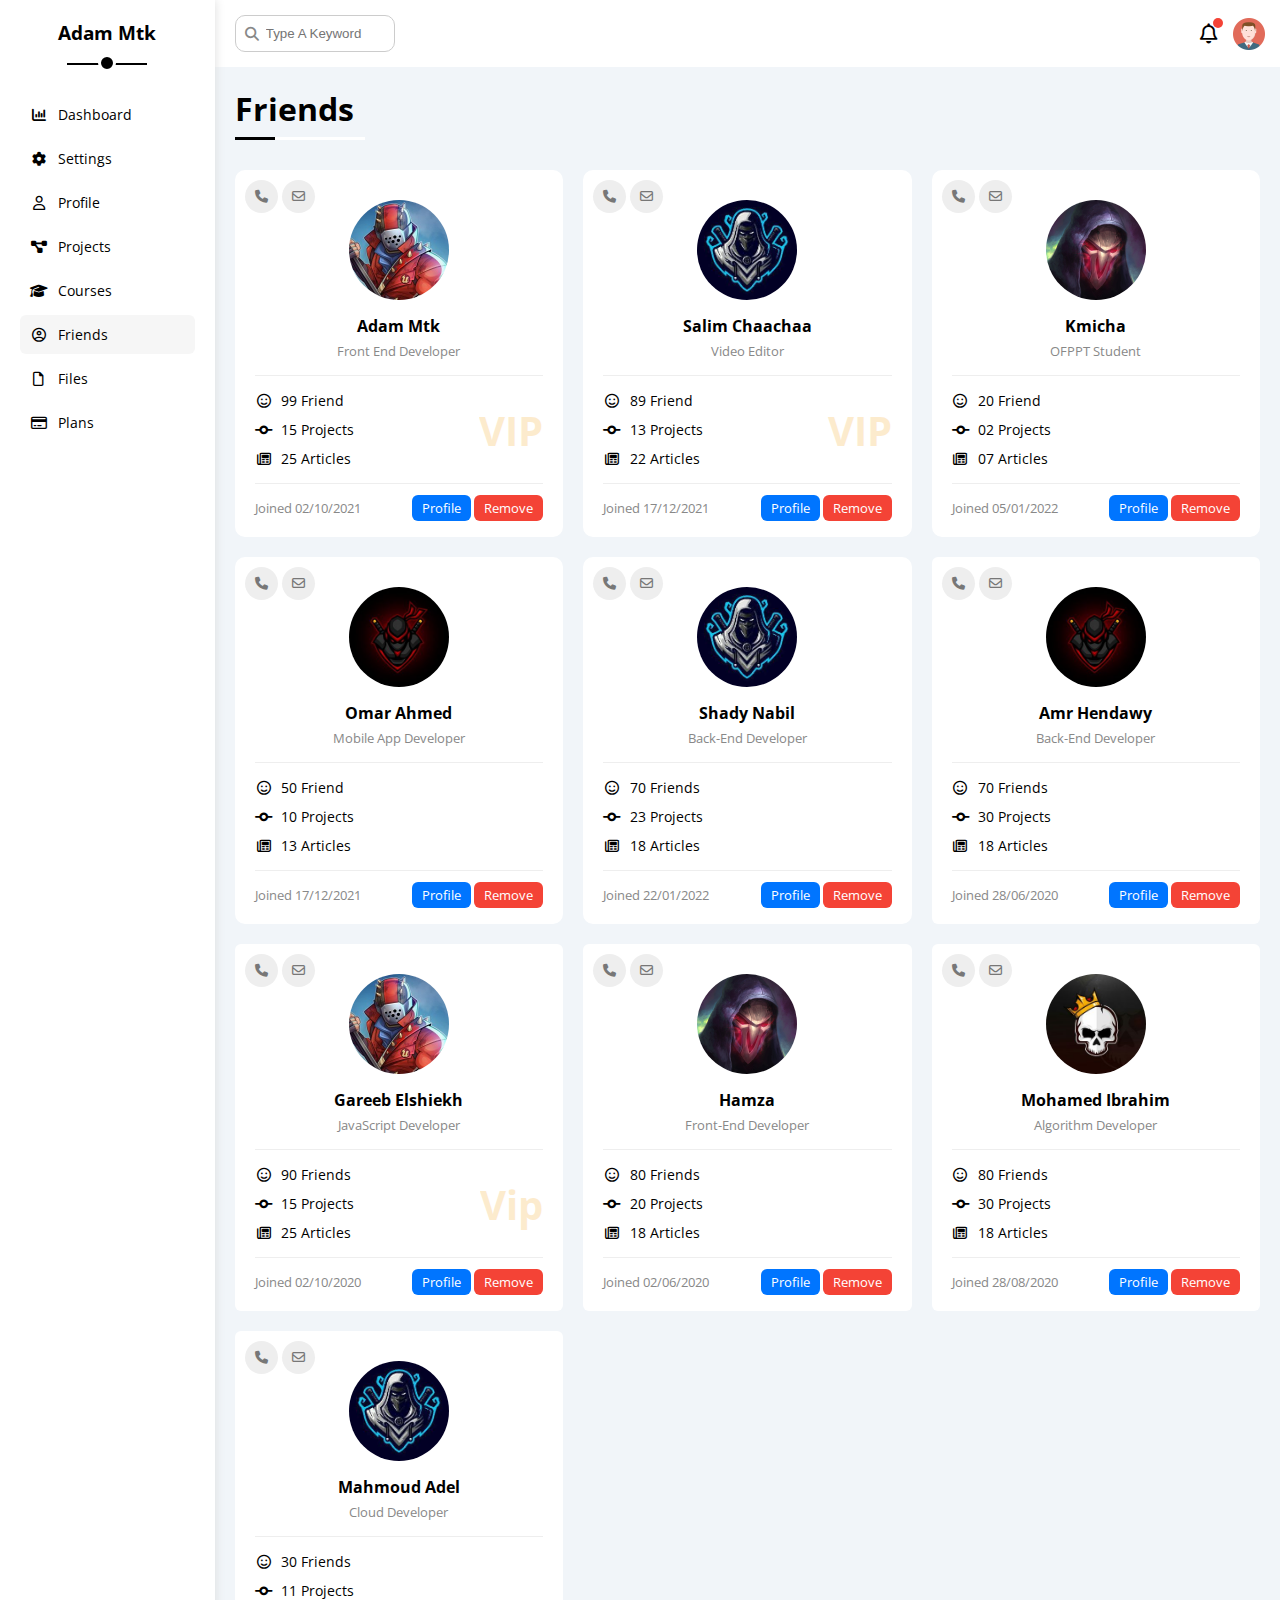
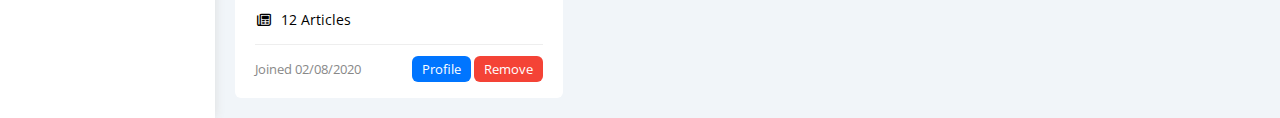
<file: friends.html>
<!DOCTYPE html>
<html lang="en">
  <head>
    <meta charset="UTF-8" />
    <meta http-equiv="X-UA-Compatible" content="IE=edge" />
    <meta name="viewport" content="width=device-width, initial-scale=1.0" />
    <title>Friends</title>
    <link rel="stylesheet" href="css/all.min.css" />
    <link rel="stylesheet" href="css/framework.css" />
    <link rel="stylesheet" href="css/master.css" />
    <link rel="preconnect" href="https://fonts.googleapis.com" />
    <link rel="preconnect" href="https://fonts.gstatic.com" crossorigin />
    <link
      href="https://fonts.googleapis.com/css2?family=Open+Sans:wght@400;700&family=Work+Sans:wght@200;300;400;500;600;700;800&display=swap"
      rel="stylesheet"
    />
  </head>
  <body>
    <div class="page d-flex">
      <div class="sidebar p-20 bg-white p-relative">
        <h3 class="p-relative txt-c mt-0">Adam Mtk</h3>
        <ul>
          <li>
            <a
              class="d-flex align-items-c fs-14 c-black rad-6 p-10"
              href="index.html"
            >
              <i class="fa-solid fa-chart-column fa-fw"></i>
              <span>Dashboard</span>
            </a>
          </li>
          <li>
            <a
              class="d-flex align-items-c fs-14 c-black rad-6 p-10"
              href="settings.html"
            >
              <i class="fa-solid fa-gear fa-fw"></i>
              <span>Settings</span>
            </a>
          </li>
          <li>
            <a
              class="d-flex align-items-c fs-14 c-black rad-6 p-10"
              href="profile.html"
            >
              <i class="fa-regular fa-user fa-fw"></i>
              <span>Profile</span>
            </a>
          </li>
          <li>
            <a
              class="d-flex align-items-c fs-14 c-black rad-6 p-10"
              href="projects.html"
            >
              <i class="fa-solid fa-diagram-project fa-fw"></i>
              <span>Projects</span>
            </a>
          </li>
          <li>
            <a
              class="d-flex align-items-c fs-14 c-black rad-6 p-10"
              href="courses.html"
            >
              <i class="fa-solid fa-graduation-cap fa-fw"></i>
              <span>Courses</span>
            </a>
          </li>
          <li>
            <a
              class="active d-flex align-items-c fs-14 c-black rad-6 p-10"
              href="friends.html"
            >
              <i class="fa-regular fa-circle-user fa-fw"></i>
              <span>Friends</span>
            </a>
          </li>
          <li>
            <a
              class="d-flex align-items-c fs-14 c-black rad-6 p-10"
              href="files.html"
            >
              <i class="fa-regular fa-file fa-fw"></i>
              <span>Files</span>
            </a>
          </li>
          <li>
            <a
              class="d-flex align-items-c fs-14 c-black rad-6 p-10"
              href="plans.html"
            >
              <i class="fa-regular fa-credit-card fa-fw"></i>
              <span>Plans</span>
            </a>
          </li>
        </ul>
      </div>
      <div class="content w-full">
        <!-- start head -->
        <div class="head bg-white p-15 between-flex">
          <div class="search p-relative">
            <input class="p-10" type="search" placeholder="Type A Keyword" />
          </div>
          <div class="icons d-flex align-items-c">
            <span class="notification p-relative">
              <i class="fa-regular fa-bell fa-lg"></i>
            </span>
            <img src="imgs/avatar.png" alt="photo" />
          </div>
        </div>
        <!-- End head -->
        <!-- start Friends page -->
        <h1 class="p-relative">Friends</h1>
        <div class="friends-page d-grid m-20 gap-20">
          <div class="friend bg-white rad-10 p-20 p-relative">
            <div class="contact">
              <i class="fa-solid fa-phone"></i>
              <i class="fa-regular fa-envelope"></i>
            </div>
            <div class="txt-c">
              <img
                class="rad-half mt-10 mb-10 w-100 h-100"
                src="imgs/friend-01.jpg"
                alt="photo"
              />
              <h4 class="m-0">Adam Mtk</h4>
              <p class="fs-13 c-grey mt-5 mb-0">Front End Developer</p>
            </div>
            <div class="icons fs-14 p-relative">
              <div class="mb-10">
                <i class="fa-regular fa-face-smile fa-fw"></i>
                <span>99 Friend</span>
              </div>
              <div class="mb-10">
                <i class="fa-solid fa-code-commit fa-fw"></i>
                <span>15 Projects</span>
              </div>
              <div>
                <i class="fa-regular fa-newspaper fa-fw"></i>
                <span>25 Articles</span>
              </div>
              <span class="vip fw-bold c-orange">VIP</span>
            </div>
            <div class="info between-flex fs-13">
              <span class="c-grey">Joined 02/10/2021</span>
              <div>
                <a class="bg-blue c-white btn-shape" href="profile.html"
                  >Profile</a
                >
                <a class="bg-red c-white btn-shape" href="#">Remove</a>
              </div>
            </div>
          </div>
          <div class="friend bg-white rad-10 p-20 p-relative">
            <div class="contact">
              <i class="fa-solid fa-phone"></i>
              <i class="fa-regular fa-envelope"></i>
            </div>
            <div class="txt-c">
              <img
                class="rad-half mt-10 mb-10 w-100 h-100"
                src="imgs/friend-02.jpg"
                alt="photo"
              />
              <h4 class="m-0">Salim Chaachaa</h4>
              <p class="fs-13 c-grey mt-5 mb-0">Video Editor</p>
            </div>
            <div class="icons fs-14 p-relative">
              <div class="mb-10">
                <i class="fa-regular fa-face-smile fa-fw"></i>
                <span>89 Friend</span>
              </div>
              <div class="mb-10">
                <i class="fa-solid fa-code-commit fa-fw"></i>
                <span>13 Projects</span>
              </div>
              <div>
                <i class="fa-regular fa-newspaper fa-fw"></i>
                <span>22 Articles</span>
              </div>
              <span class="vip fw-bold c-orange">VIP</span>
            </div>
            <div class="info between-flex fs-13">
              <span class="c-grey">Joined 17/12/2021</span>
              <div>
                <a class="bg-blue c-white btn-shape" href="profile.html"
                  >Profile</a
                >
                <a class="bg-red c-white btn-shape" href="#">Remove</a>
              </div>
            </div>
          </div>
          <div class="friend bg-white rad-10 p-20 p-relative">
            <div class="contact">
              <i class="fa-solid fa-phone"></i>
              <i class="fa-regular fa-envelope"></i>
            </div>
            <div class="txt-c">
              <img
                class="rad-half mt-10 mb-10 w-100 h-100"
                src="imgs/friend-03.jpg"
                alt="photo"
              />
              <h4 class="m-0">Kmicha</h4>
              <p class="fs-13 c-grey mt-5 mb-0">OFPPT Student</p>
            </div>
            <div class="icons fs-14 p-relative">
              <div class="mb-10">
                <i class="fa-regular fa-face-smile fa-fw"></i>
                <span>20 Friend</span>
              </div>
              <div class="mb-10">
                <i class="fa-solid fa-code-commit fa-fw"></i>
                <span>02 Projects</span>
              </div>
              <div>
                <i class="fa-regular fa-newspaper fa-fw"></i>
                <span>07 Articles</span>
              </div>
            </div>
            <div class="info between-flex fs-13">
              <span class="c-grey">Joined 05/01/2022</span>
              <div>
                <a class="bg-blue c-white btn-shape" href="profile.html"
                  >Profile</a
                >
                <a class="bg-red c-white btn-shape" href="#">Remove</a>
              </div>
            </div>
          </div>
          <div class="friend bg-white rad-10 p-20 p-relative">
            <div class="contact">
              <i class="fa-solid fa-phone"></i>
              <i class="fa-regular fa-envelope"></i>
            </div>
            <div class="txt-c">
              <img
                class="rad-half mt-10 mb-10 w-100 h-100"
                src="imgs/friend-04.jpg"
                alt="photo"
              />
              <h4 class="m-0">Omar Ahmed</h4>
              <p class="fs-13 c-grey mt-5 mb-0">Mobile App Developer</p>
            </div>
            <div class="icons fs-14 p-relative">
              <div class="mb-10">
                <i class="fa-regular fa-face-smile fa-fw"></i>
                <span>50 Friend</span>
              </div>
              <div class="mb-10">
                <i class="fa-solid fa-code-commit fa-fw"></i>
                <span>10 Projects</span>
              </div>
              <div>
                <i class="fa-regular fa-newspaper fa-fw"></i>
                <span>13 Articles</span>
              </div>
            </div>
            <div class="info between-flex fs-13">
              <span class="c-grey">Joined 17/12/2021</span>
              <div>
                <a class="bg-blue c-white btn-shape" href="profile.html"
                  >Profile</a
                >
                <a class="bg-red c-white btn-shape" href="#">Remove</a>
              </div>
            </div>
          </div>
          <div class="friend bg-white rad-10 p-20 p-relative">
            <div class="contact">
              <i class="fa-solid fa-phone"></i>
              <i class="fa-regular fa-envelope"></i>
            </div>
            <div class="txt-c">
              <img
                class="rad-half mt-10 mb-10 w-100 h-100"
                src="imgs/friend-02.jpg"
                alt="photo"
              />
              <h4 class="m-0">Shady Nabil</h4>
              <p class="fs-13 c-grey mt-5 mb-0">Back-End Developer</p>
            </div>
            <div class="icons fs-14 p-relative">
              <div class="mb-10">
                <i class="fa-regular fa-face-smile fa-fw"></i>
                <span>70 Friends</span>
              </div>
              <div class="mb-10">
                <i class="fa-solid fa-code-commit fa-fw"></i>
                <span>23 Projects</span>
              </div>
              <div>
                <i class="fa-regular fa-newspaper fa-fw"></i>
                <span>18 Articles</span>
              </div>
            </div>
            <div class="info between-flex fs-13">
              <span class="c-grey">Joined 22/01/2022</span>
              <div>
                <a class="bg-blue c-white btn-shape" href="profile.html"
                  >Profile</a
                >
                <a class="bg-red c-white btn-shape" href="#">Remove</a>
              </div>
            </div>
          </div>
          <div class="friend bg-white rad-6 p-20 p-relative">
            <div class="contact">
              <i class="fa-solid fa-phone"></i>
              <i class="fa-regular fa-envelope"></i>
            </div>
            <div class="txt-c">
              <img
                class="rad-half mt-10 mb-10 w-100 h-100"
                src="imgs/friend-04.jpg"
                alt=""
              />
              <h4 class="m-0">Amr Hendawy</h4>
              <p class="c-grey fs-13 mt-5 mb-0">Back-End Developer</p>
            </div>
            <div class="icons fs-14 p-relative">
              <div class="mb-10">
                <i class="fa-regular fa-face-smile fa-fw"></i>
                <span>70 Friends</span>
              </div>
              <div class="mb-10">
                <i class="fa-solid fa-code-commit fa-fw"></i>
                <span>30 Projects</span>
              </div>
              <div>
                <i class="fa-regular fa-newspaper fa-fw"></i>
                <span>18 Articles</span>
              </div>
            </div>
            <div class="info between-flex fs-13">
              <span class="c-grey">Joined 28/06/2020</span>
              <div>
                <a class="bg-blue c-white btn-shape" href="profile.html"
                  >Profile</a
                >
                <a class="bg-red c-white btn-shape" href="">Remove</a>
              </div>
            </div>
          </div>
          <div class="friend bg-white rad-6 p-20 p-relative">
            <div class="contact">
              <i class="fa-solid fa-phone"></i>
              <i class="fa-regular fa-envelope"></i>
            </div>
            <div class="txt-c">
              <img
                class="rad-half mt-10 mb-10 w-100 h-100"
                src="imgs/friend-01.jpg"
                alt=""
              />
              <h4 class="m-0">Gareeb Elshiekh</h4>
              <p class="c-grey fs-13 mt-5 mb-0">JavaScript Developer</p>
            </div>
            <div class="icons fs-14 p-relative">
              <div class="mb-10">
                <i class="fa-regular fa-face-smile fa-fw"></i>
                <span>90 Friends</span>
              </div>
              <div class="mb-10">
                <i class="fa-solid fa-code-commit fa-fw"></i>
                <span>15 Projects</span>
              </div>
              <div>
                <i class="fa-regular fa-newspaper fa-fw"></i>
                <span>25 Articles</span>
              </div>
              <span class="vip fw-bold c-orange">Vip</span>
            </div>
            <div class="info between-flex fs-13">
              <span class="c-grey">Joined 02/10/2020</span>
              <div>
                <a class="bg-blue c-white btn-shape" href="profile.html"
                  >Profile</a
                >
                <a class="bg-red c-white btn-shape" href="">Remove</a>
              </div>
            </div>
          </div>
          <div class="friend bg-white rad-6 p-20 p-relative">
            <div class="contact">
              <i class="fa-solid fa-phone"></i>
              <i class="fa-regular fa-envelope"></i>
            </div>
            <div class="txt-c">
              <img
                class="rad-half mt-10 mb-10 w-100 h-100"
                src="imgs/friend-03.jpg"
                alt=""
              />
              <h4 class="m-0">Hamza</h4>
              <p class="c-grey fs-13 mt-5 mb-0">Front-End Developer</p>
            </div>
            <div class="icons fs-14 p-relative">
              <div class="mb-10">
                <i class="fa-regular fa-face-smile fa-fw"></i>
                <span>80 Friends</span>
              </div>
              <div class="mb-10">
                <i class="fa-solid fa-code-commit fa-fw"></i>
                <span>20 Projects</span>
              </div>
              <div>
                <i class="fa-regular fa-newspaper fa-fw"></i>
                <span>18 Articles</span>
              </div>
            </div>
            <div class="info between-flex fs-13">
              <span class="c-grey">Joined 02/06/2020</span>
              <div>
                <a class="bg-blue c-white btn-shape" href="profile.html"
                  >Profile</a
                >
                <a class="bg-red c-white btn-shape" href="">Remove</a>
              </div>
            </div>
          </div>
          <div class="friend bg-white rad-6 p-20 p-relative">
            <div class="contact">
              <i class="fa-solid fa-phone"></i>
              <i class="fa-regular fa-envelope"></i>
            </div>
            <div class="txt-c">
              <img
                class="rad-half mt-10 mb-10 w-100 h-100"
                src="imgs/friend-05.jpg"
                alt=""
              />
              <h4 class="m-0">Mohamed Ibrahim</h4>
              <p class="c-grey fs-13 mt-5 mb-0">Algorithm Developer</p>
            </div>
            <div class="icons fs-14 p-relative">
              <div class="mb-10">
                <i class="fa-regular fa-face-smile fa-fw"></i>
                <span>80 Friends</span>
              </div>
              <div class="mb-10">
                <i class="fa-solid fa-code-commit fa-fw"></i>
                <span>30 Projects</span>
              </div>
              <div>
                <i class="fa-regular fa-newspaper fa-fw"></i>
                <span>18 Articles</span>
              </div>
            </div>
            <div class="info between-flex fs-13">
              <span class="c-grey">Joined 28/08/2020</span>
              <div>
                <a class="bg-blue c-white btn-shape" href="profile.html"
                  >Profile</a
                >
                <a class="bg-red c-white btn-shape" href="">Remove</a>
              </div>
            </div>
          </div>
          <div class="friend bg-white rad-6 p-20 p-relative">
            <div class="contact">
              <i class="fa-solid fa-phone"></i>
              <i class="fa-regular fa-envelope"></i>
            </div>
            <div class="txt-c">
              <img
                class="rad-half mt-10 mb-10 w-100 h-100"
                src="imgs/friend-02.jpg"
                alt=""
              />
              <h4 class="m-0">Mahmoud Adel</h4>
              <p class="c-grey fs-13 mt-5 mb-0">Cloud Developer</p>
            </div>
            <div class="icons fs-14 p-relative">
              <div class="mb-10">
                <i class="fa-regular fa-face-smile fa-fw"></i>
                <span>30 Friends</span>
              </div>
              <div class="mb-10">
                <i class="fa-solid fa-code-commit fa-fw"></i>
                <span>11 Projects</span>
              </div>
              <div>
                <i class="fa-regular fa-newspaper fa-fw"></i>
                <span>12 Articles</span>
              </div>
            </div>
            <div class="info between-flex fs-13">
              <span class="c-grey">Joined 02/08/2020</span>
              <div>
                <a class="bg-blue c-white btn-shape" href="profile.html"
                  >Profile</a
                >
                <a class="bg-red c-white btn-shape" href="">Remove</a>
              </div>
            </div>
          </div>
        </div>
        <!-- End Friends page -->
      </div>
    </div>
  </body>
</html>
</file>
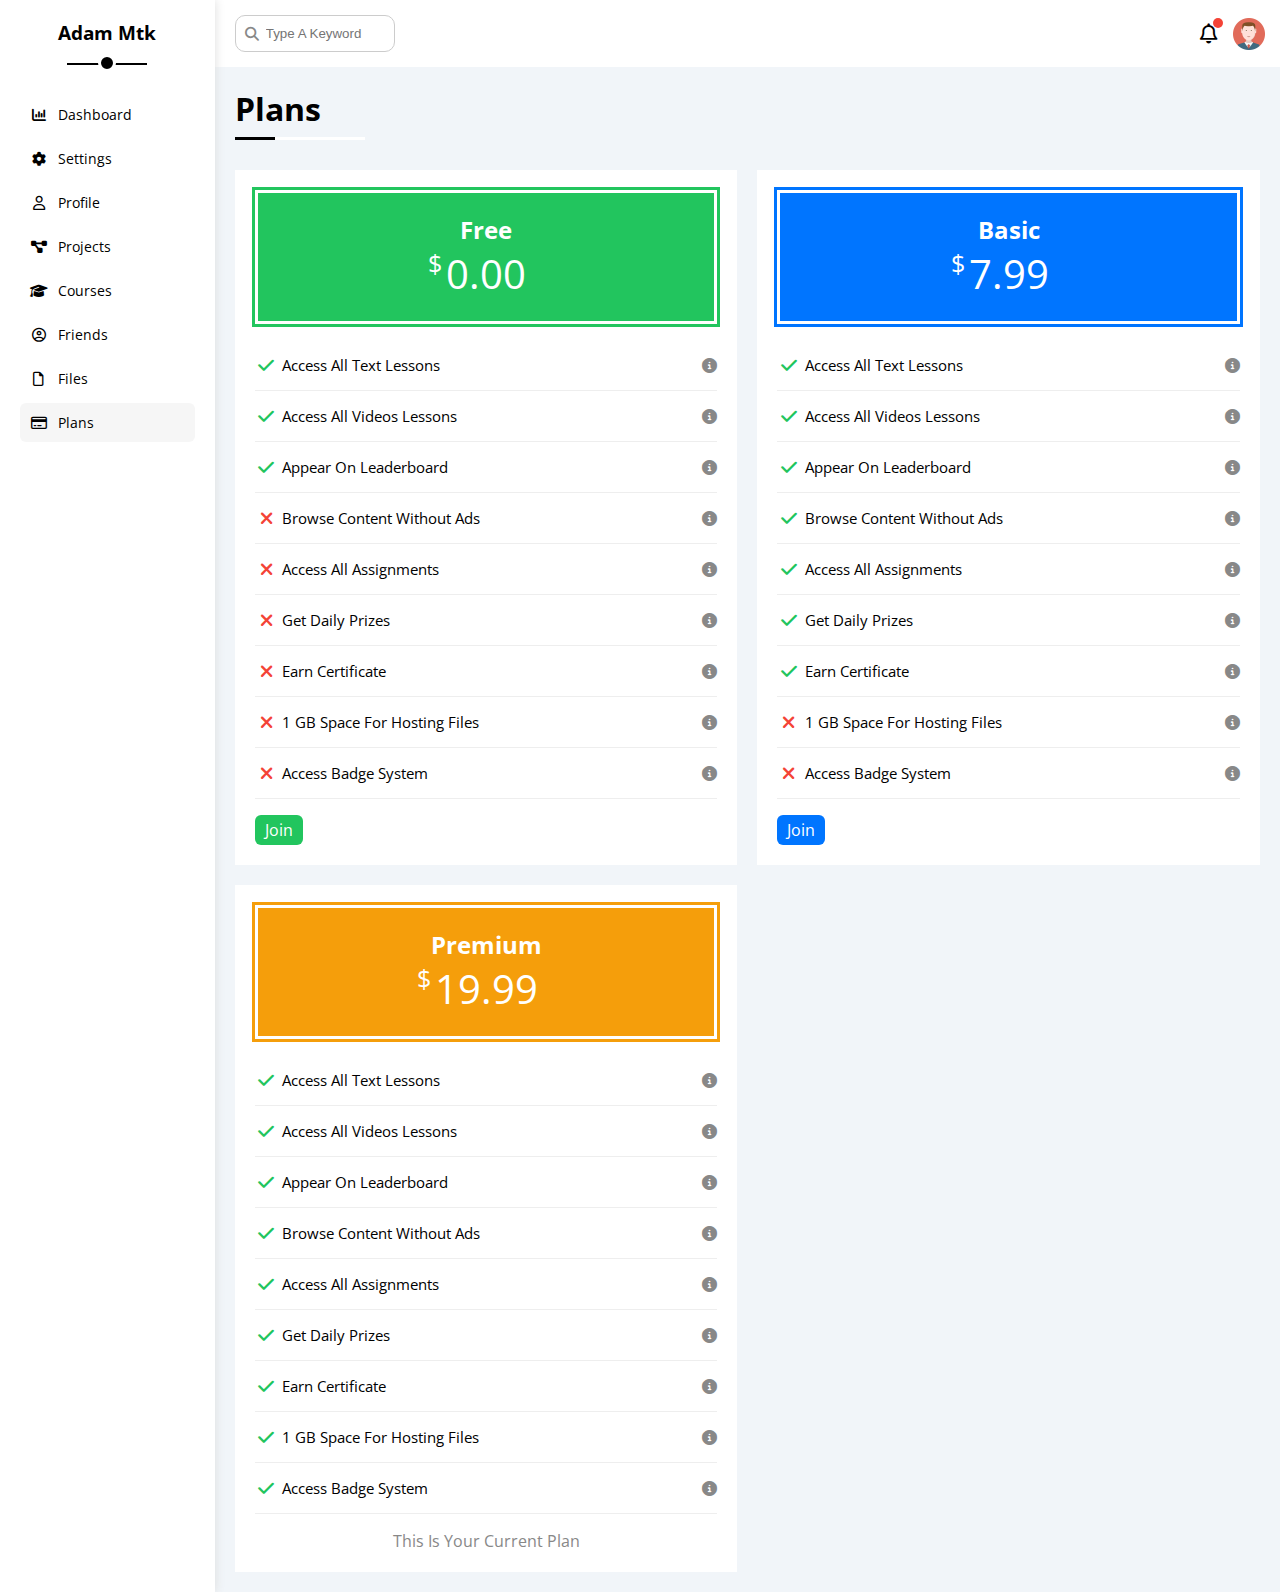
<file: plans.html>
<!DOCTYPE html>
<html lang="en">
  <head>
    <meta charset="UTF-8" />
    <meta http-equiv="X-UA-Compatible" content="IE=edge" />
    <meta name="viewport" content="width=device-width, initial-scale=1.0" />
    <title>Plans</title>
    <link rel="stylesheet" href="css/all.min.css" />
    <link rel="stylesheet" href="css/framework.css" />
    <link rel="stylesheet" href="css/master.css" />
    <link rel="preconnect" href="https://fonts.googleapis.com" />
    <link rel="preconnect" href="https://fonts.gstatic.com" crossorigin />
    <link
      href="https://fonts.googleapis.com/css2?family=Open+Sans:wght@400;700&family=Work+Sans:wght@200;300;400;500;600;700;800&display=swap"
      rel="stylesheet"
    />
  </head>
  <body>
    <div class="page d-flex">
      <div class="sidebar p-20 bg-white p-relative">
        <h3 class="p-relative txt-c mt-0">Adam Mtk</h3>
        <ul>
          <li>
            <a
              class="d-flex align-items-c fs-14 c-black rad-6 p-10"
              href="index.html"
            >
              <i class="fa-solid fa-chart-column fa-fw"></i>
              <span>Dashboard</span>
            </a>
          </li>
          <li>
            <a
              class="d-flex align-items-c fs-14 c-black rad-6 p-10"
              href="settings.html"
            >
              <i class="fa-solid fa-gear fa-fw"></i>
              <span>Settings</span>
            </a>
          </li>
          <li>
            <a
              class="d-flex align-items-c fs-14 c-black rad-6 p-10"
              href="profile.html"
            >
              <i class="fa-regular fa-user fa-fw"></i>
              <span>Profile</span>
            </a>
          </li>
          <li>
            <a
              class="d-flex align-items-c fs-14 c-black rad-6 p-10"
              href="projects.html"
            >
              <i class="fa-solid fa-diagram-project fa-fw"></i>
              <span>Projects</span>
            </a>
          </li>
          <li>
            <a
              class="d-flex align-items-c fs-14 c-black rad-6 p-10"
              href="courses.html"
            >
              <i class="fa-solid fa-graduation-cap fa-fw"></i>
              <span>Courses</span>
            </a>
          </li>
          <li>
            <a
              class="d-flex align-items-c fs-14 c-black rad-6 p-10"
              href="friends.html"
            >
              <i class="fa-regular fa-circle-user fa-fw"></i>
              <span>Friends</span>
            </a>
          </li>
          <li>
            <a
              class="d-flex align-items-c fs-14 c-black rad-6 p-10"
              href="files.html"
            >
              <i class="fa-regular fa-file fa-fw"></i>
              <span>Files</span>
            </a>
          </li>
          <li>
            <a
              class="active d-flex align-items-c fs-14 c-black rad-6 p-10"
              href="plans.html"
            >
              <i class="fa-regular fa-credit-card fa-fw"></i>
              <span>Plans</span>
            </a>
          </li>
        </ul>
      </div>
      <div class="content w-full">
        <!-- start head -->
        <div class="head bg-white p-15 between-flex">
          <div class="search p-relative">
            <input class="p-10" type="search" placeholder="Type A Keyword" />
          </div>
          <div class="icons d-flex align-items-c">
            <span class="notification p-relative">
              <i class="fa-regular fa-bell fa-lg"></i>
            </span>
            <img src="imgs/avatar.png" alt="photo" />
          </div>
        </div>
        <!-- End head -->
        <!-- start plans page -->
        <h1 class="p-relative">Plans</h1>
        <div class="plans-page d-grid gap-20 m-20">
          <div class="plan green p-20 bg-white">
            <div class="top bg-green p-20 txt-c">
              <h2 class="m-0 c-white">Free</h2>
              <div class="price c-white"><span>$</span>0.00</div>
            </div>
            <ul>
              <li>
                <i class="fa-solid fa-check fa-fw yes"></i>
                <span>Access All Text Lessons</span>
                <i class="fa-solid fa-circle-info help"></i>
              </li>
              <li>
                <i class="fa-solid fa-check fa-fw yes"></i>
                <span>Access All Videos Lessons</span>
                <i class="fa-solid fa-circle-info help"></i>
              </li>
              <li>
                <i class="fa-solid fa-check fa-fw yes"></i>
                <span>Appear On Leaderboard</span>
                <i class="fa-solid fa-circle-info help"></i>
              </li>
              <li>
                <i class="fa-solid fa-xmark fa-fw"></i>
                <span>Browse Content Without Ads</span>
                <i class="fa-solid fa-circle-info help"></i>
              </li>
              <li>
                <i class="fa-solid fa-xmark fa-fw"></i>
                <span>Access All Assignments</span>
                <i class="fa-solid fa-circle-info help"></i>
              </li>
              <li>
                <i class="fa-solid fa-xmark fa-fw"></i>
                <span>Get Daily Prizes</span>
                <i class="fa-solid fa-circle-info help"></i>
              </li>
              <li>
                <i class="fa-solid fa-xmark fa-fw"></i>
                <span>Earn Certificate</span>
                <i class="fa-solid fa-circle-info help"></i>
              </li>
              <li>
                <i class="fa-solid fa-xmark fa-fw"></i>
                <span>1 GB Space For Hosting Files</span>
                <i class="fa-solid fa-circle-info help"></i>
              </li>
              <li>
                <i class="fa-solid fa-xmark fa-fw"></i>
                <span>Access Badge System</span>
                <i class="fa-solid fa-circle-info help"></i>
              </li>
            </ul>
            <a class="c-white bg-green btn-shape d-block w-fit" href="#"
              >Join</a
            >
          </div>
          <div class="plan blue bg-white p-20">
            <div class="top bg-blue txt-c p-20">
              <h2 class="m-0 c-white">Basic</h2>
              <div class="price c-white"><span>$</span>7.99</div>
            </div>
            <ul>
              <li>
                <i class="fa-solid fa-check fa-fw yes"></i>
                <span>Access All Text Lessons</span>
                <i class="fa-solid fa-circle-info help"></i>
              </li>
              <li>
                <i class="fa-solid fa-check fa-fw yes"></i>
                <span>Access All Videos Lessons</span>
                <i class="fa-solid fa-circle-info help"></i>
              </li>
              <li>
                <i class="fa-solid fa-check fa-fw yes"></i>
                <span>Appear On Leaderboard</span>
                <i class="fa-solid fa-circle-info help"></i>
              </li>
              <li>
                <i class="fa-solid fa-check fa-fw yes"></i>
                <span>Browse Content Without Ads</span>
                <i class="fa-solid fa-circle-info help"></i>
              </li>
              <li>
                <i class="fa-solid fa-check fa-fw yes"></i>
                <span>Access All Assignments</span>
                <i class="fa-solid fa-circle-info help"></i>
              </li>
              <li>
                <i class="fa-solid fa-check fa-fw yes"></i>
                <span>Get Daily Prizes</span>
                <i class="fa-solid fa-circle-info help"></i>
              </li>
              <li>
                <i class="fa-solid fa-check fa-fw yes"></i>
                <span>Earn Certificate</span>
                <i class="fa-solid fa-circle-info help"></i>
              </li>
              <li>
                <i class="fa-solid fa-xmark fa-fw"></i>
                <span>1 GB Space For Hosting Files</span>
                <i class="fa-solid fa-circle-info help"></i>
              </li>
              <li>
                <i class="fa-solid fa-xmark fa-fw"></i>
                <span>Access Badge System</span>
                <i class="fa-solid fa-circle-info help"></i>
              </li>
            </ul>
            <a href="#" class="btn-shape bg-blue c-white d-block w-fit">Join</a>
          </div>
          <div class="plan orange bg-white p-20">
            <div class="top bg-orange txt-c p-20">
              <h2 class="m-0 c-white">Premium</h2>
              <div class="price c-white"><span>$</span>19.99</div>
            </div>
            <ul>
              <li>
                <i class="fa-solid fa-check fa-fw yes"></i>
                <span>Access All Text Lessons</span>
                <i class="fa-solid fa-circle-info help"></i>
              </li>
              <li>
                <i class="fa-solid fa-check fa-fw yes"></i>
                <span>Access All Videos Lessons</span>
                <i class="fa-solid fa-circle-info help"></i>
              </li>
              <li>
                <i class="fa-solid fa-check fa-fw yes"></i>
                <span>Appear On Leaderboard</span>
                <i class="fa-solid fa-circle-info help"></i>
              </li>
              <li>
                <i class="fa-solid fa-check fa-fw yes"></i>
                <span>Browse Content Without Ads</span>
                <i class="fa-solid fa-circle-info help"></i>
              </li>
              <li>
                <i class="fa-solid fa-check fa-fw yes"></i>
                <span>Access All Assignments</span>
                <i class="fa-solid fa-circle-info help"></i>
              </li>
              <li>
                <i class="fa-solid fa-check fa-fw yes"></i>
                <span>Get Daily Prizes</span>
                <i class="fa-solid fa-circle-info help"></i>
              </li>
              <li>
                <i class="fa-solid fa-check fa-fw yes"></i>
                <span>Earn Certificate</span>
                <i class="fa-solid fa-circle-info help"></i>
              </li>
              <li>
                <i class="fa-solid fa-check fa-fw yes"></i>
                <span>1 GB Space For Hosting Files</span>
                <i class="fa-solid fa-circle-info help"></i>
              </li>
              <li>
                <i class="fa-solid fa-check fa-fw yes"></i>
                <span>Access Badge System</span>
                <i class="fa-solid fa-circle-info help"></i>
              </li>
            </ul>
            <p class="c-grey m-0 txt-c">This Is Your Current Plan</p>
          </div>
        </div>
        <!-- End plans page -->
      </div>
    </div>
  </body>
</html>
</file>
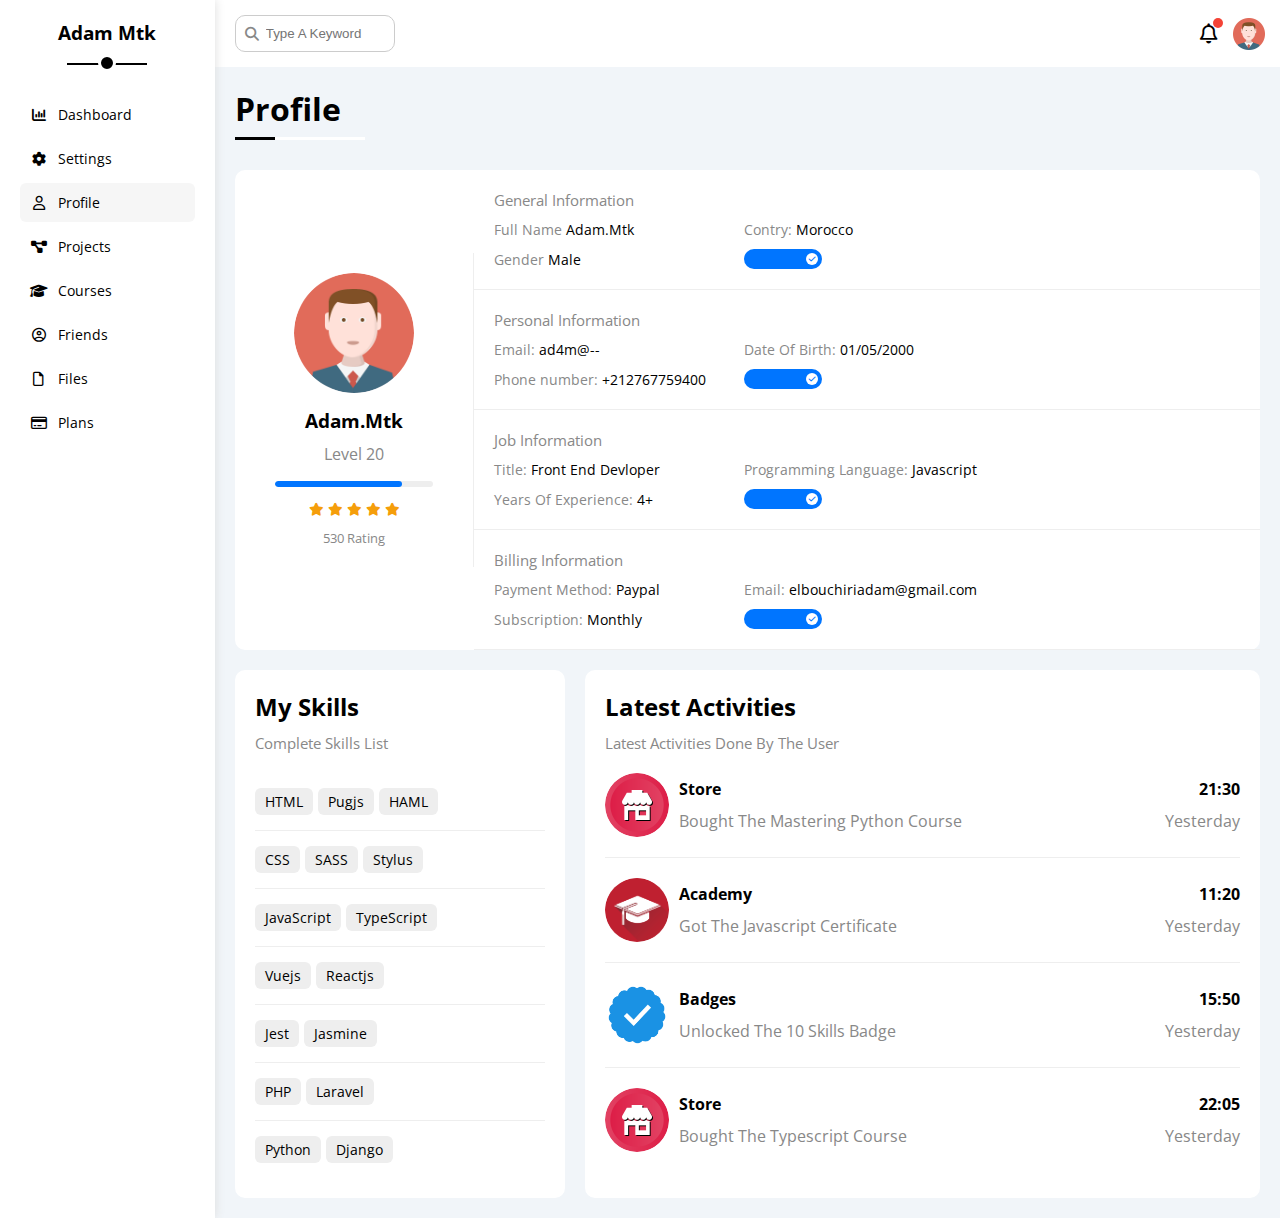
<file: profile.html>
<!DOCTYPE html>
<html lang="en">
  <head>
    <meta charset="UTF-8" />
    <meta http-equiv="X-UA-Compatible" content="IE=edge" />
    <meta name="viewport" content="width=device-width, initial-scale=1.0" />
    <title>Profile</title>
    <link rel="stylesheet" href="css/all.min.css" />
    <link rel="stylesheet" href="css/framework.css" />
    <link rel="stylesheet" href="css/master.css" />
    <link rel="preconnect" href="https://fonts.googleapis.com" />
    <link rel="preconnect" href="https://fonts.gstatic.com" crossorigin />
    <link
      href="https://fonts.googleapis.com/css2?family=Open+Sans:wght@400;700&family=Work+Sans:wght@200;300;400;500;600;700;800&display=swap"
      rel="stylesheet"
    />
  </head>
  <body>
    <div class="page d-flex">
      <div class="sidebar p-20 bg-white p-relative">
        <h3 class="p-relative txt-c mt-0">Adam Mtk</h3>
        <ul>
          <li>
            <a
              class="d-flex align-items-c fs-14 c-black rad-6 p-10"
              href="index.html"
            >
              <i class="fa-solid fa-chart-column fa-fw"></i>
              <span>Dashboard</span>
            </a>
          </li>
          <li>
            <a
              class="d-flex align-items-c fs-14 c-black rad-6 p-10"
              href="settings.html"
            >
              <i class="fa-solid fa-gear fa-fw"></i>
              <span>Settings</span>
            </a>
          </li>
          <li>
            <a
              class="active d-flex align-items-c fs-14 c-black rad-6 p-10"
              href="profile.html"
            >
              <i class="fa-regular fa-user fa-fw"></i>
              <span>Profile</span>
            </a>
          </li>
          <li>
            <a
              class="d-flex align-items-c fs-14 c-black rad-6 p-10"
              href="projects.html"
            >
              <i class="fa-solid fa-diagram-project fa-fw"></i>
              <span>Projects</span>
            </a>
          </li>
          <li>
            <a
              class="d-flex align-items-c fs-14 c-black rad-6 p-10"
              href="courses.html"
            >
              <i class="fa-solid fa-graduation-cap fa-fw"></i>
              <span>Courses</span>
            </a>
          </li>
          <li>
            <a
              class="d-flex align-items-c fs-14 c-black rad-6 p-10"
              href="friends.html"
            >
              <i class="fa-regular fa-circle-user fa-fw"></i>
              <span>Friends</span>
            </a>
          </li>
          <li>
            <a
              class="d-flex align-items-c fs-14 c-black rad-6 p-10"
              href="files.html"
            >
              <i class="fa-regular fa-file fa-fw"></i>
              <span>Files</span>
            </a>
          </li>
          <li>
            <a
              class="d-flex align-items-c fs-14 c-black rad-6 p-10"
              href="plans.html"
            >
              <i class="fa-regular fa-credit-card fa-fw"></i>
              <span>Plans</span>
            </a>
          </li>
        </ul>
      </div>
      <div class="content w-full">
        <!-- start head -->
        <div class="head bg-white p-15 between-flex">
          <div class="search p-relative">
            <input class="p-10" type="search" placeholder="Type A Keyword" />
          </div>
          <div class="icons d-flex align-items-c">
            <span class="notification p-relative">
              <i class="fa-regular fa-bell fa-lg"></i>
            </span>
            <img src="imgs/avatar.png" alt="photo" />
          </div>
        </div>
        <!-- End head -->
        <h1 class="p-relative">Profile</h1>
        <div class="profile-page m-20">
          <!-- start overview -->
          <div class="overview bg-white rad-10 d-flex align-items-c">
            <div class="avatar-box txt-c p-20">
              <img class="mb-10 rad-half" src="imgs/avatar.png" alt="photo" />
              <h3 class="m-0">Adam.Mtk</h3>
              <p class="c-grey mt-10">Level 20</p>
              <div class="level rad-6 bg-eee p-relative">
                <span style="width: 80%"></span>
              </div>
              <div class="rating mt-10 mb-10">
                <i class="fa-solid fa-star c-orange fs-13"></i>
                <i class="fa-solid fa-star c-orange fs-13"></i>
                <i class="fa-solid fa-star c-orange fs-13"></i>
                <i class="fa-solid fa-star c-orange fs-13"></i>
                <i class="fa-solid fa-star c-orange fs-13"></i>
              </div>
              <p class="fs-13 c-grey m-0">530 Rating</p>
            </div>
            <div class="info-box w-full text-c-mobile">
              <!-- start information row -->
              <div class="box p-20 d-flex align-items-c">
                <h4 class="m-0 c-grey fs-15 w-full">General Information</h4>
                <div class="fs-14">
                  <span class="c-grey">Full Name</span>
                  <span>Adam.Mtk</span>
                </div>
                <div class="fs-14">
                  <span class="c-grey">Contry:</span>
                  <span>Morocco</span>
                </div>
                <div class="fs-14">
                  <span class="c-grey">Gender</span>
                  <span>Male</span>
                </div>
                <div class="fs-14">
                  <label>
                    <input class="toggle-checkbox" type="checkbox" checked="" />
                    <div class="toggle-switch"></div>
                  </label>
                </div>
              </div>
              <!-- End information row -->
              <!-- start information row -->
              <div class="box p-20 d-flex align-items-c">
                <h4 class="m-0 c-grey fs-15 w-full">Personal Information</h4>
                <div class="fs-14">
                  <span class="c-grey">Email:</span>
                  <span>ad4m@--</span>
                </div>
                <div class="fs-14">
                  <span class="c-grey">Date Of Birth:</span>
                  <span>01/05/2000</span>
                </div>
                <div class="fs-14">
                  <span class="c-grey">Phone number:</span>
                  <span>+212767759400</span>
                </div>
                <div class="fs-14">
                  <label>
                    <input class="toggle-checkbox" type="checkbox" checked="" />
                    <div class="toggle-switch"></div>
                  </label>
                </div>
              </div>
              <!-- End information row -->
              <!-- start information row -->
              <div class="box p-20 d-flex align-items-c">
                <h4 class="m-0 c-grey fs-15 w-full">Job Information</h4>
                <div class="fs-14">
                  <span class="c-grey">Title:</span>
                  <span>Front End Devloper</span>
                </div>
                <div class="fs-14">
                  <span class="c-grey">Programming Language:</span>
                  <span>Javascript</span>
                </div>
                <div class="fs-14">
                  <span class="c-grey">Years Of Experience:</span>
                  <span>4+</span>
                </div>
                <div class="fs-14">
                  <label>
                    <input class="toggle-checkbox" type="checkbox" checked="" />
                    <div class="toggle-switch"></div>
                  </label>
                </div>
              </div>
              <!-- End information row -->
              <!-- start information row -->
              <div class="box p-20 d-flex align-items-c">
                <h4 class="m-0 c-grey fs-15 w-full">Billing Information</h4>
                <div class="fs-14">
                  <span class="c-grey">Payment Method:</span>
                  <span>Paypal</span>
                </div>
                <div class="fs-14">
                  <span class="c-grey"> Email:</span>
                  <span>elbouchiriadam@gmail.com</span>
                </div>
                <div class="fs-14">
                  <span class="c-grey">Subscription:</span>
                  <span>Monthly</span>
                </div>
                <div class="fs-14">
                  <label>
                    <input class="toggle-checkbox" type="checkbox" checked="" />
                    <div class="toggle-switch"></div>
                  </label>
                </div>
              </div>
              <!-- End information row -->
            </div>
          </div>
          <!-- End overview -->
          <!-- start other data -->
          <div class="other-data d-flex gap-20">
            <div class="skills-card p-20 bg-white rad-10 mt-20">
              <h2 class="mt-0 mb-10">My Skills</h2>
              <p class="mt-0 mb-20 c-grey fs-15">Complete Skills List</p>
              <ul class="m-0 txt-c-mobile">
                <li><span>HTML</span><span>Pugjs</span><span>HAML</span></li>
                <li><span>CSS</span><span>SASS</span><span>Stylus</span></li>
                <li><span>JavaScript</span><span>TypeScript</span></li>
                <li><span>Vuejs</span><span>Reactjs</span></li>
                <li><span>Jest</span><span>Jasmine</span></li>
                <li><span>PHP</span><span>Laravel</span></li>
                <li><span>Python</span><span>Django</span></li>
              </ul>
            </div>
            <div class="activities p-20 bg-white rad-10 mt-20">
              <h2 class="mt-0 mb-10">Latest Activities</h2>
              <p class="mt-0 mb-20 c-grey fs-15">
                Latest Activities Done By The User
              </p>
              <div class="activity d-flex align-items-c text-c-mobile">
                <img src="imgs/activity-01.png" alt="photo" />
                <div class="info">
                  <span class="fw-bold d-block mb-10">Store</span>
                  <span class="c-grey">Bought The Mastering Python Course</span>
                </div>
                <div class="date">
                  <span class="fw-bold d-block mb-10">21:30</span>
                  <span class="c-grey">Yesterday</span>
                </div>
              </div>
              <div class="activity d-flex align-items-c text-c-mobile">
                <img src="imgs/activity-02.png" alt="photo" />
                <div class="info">
                  <span class="fw-bold d-block mb-10">Academy</span>
                  <span class="c-grey">Got The Javascript Certificate</span>
                </div>
                <div class="date">
                  <span class="fw-bold d-block mb-10">11:20</span>
                  <span class="c-grey">Yesterday</span>
                </div>
              </div>
              <div class="activity d-flex align-items-c text-c-mobile">
                <img src="imgs/activity-03.png" alt="photo" />
                <div class="info">
                  <span class="fw-bold d-block mb-10">Badges</span>
                  <span class="c-grey">Unlocked The 10 Skills Badge</span>
                </div>
                <div class="date">
                  <span class="fw-bold d-block mb-10">15:50</span>
                  <span class="c-grey">Yesterday</span>
                </div>
              </div>
              <div class="activity d-flex align-items-c text-c-mobile">
                <img src="imgs/activity-01.png" alt="photo" />
                <div class="info">
                  <span class="fw-bold d-block mb-10">Store</span>
                  <span class="c-grey">Bought The Typescript Course</span>
                </div>
                <div class="date">
                  <span class="fw-bold d-block mb-10">22:05</span>
                  <span class="c-grey">Yesterday</span>
                </div>
              </div>
            </div>
          </div>
          <!-- End other data -->
        </div>
      </div>
    </div>
  </body>
</html>
</file>
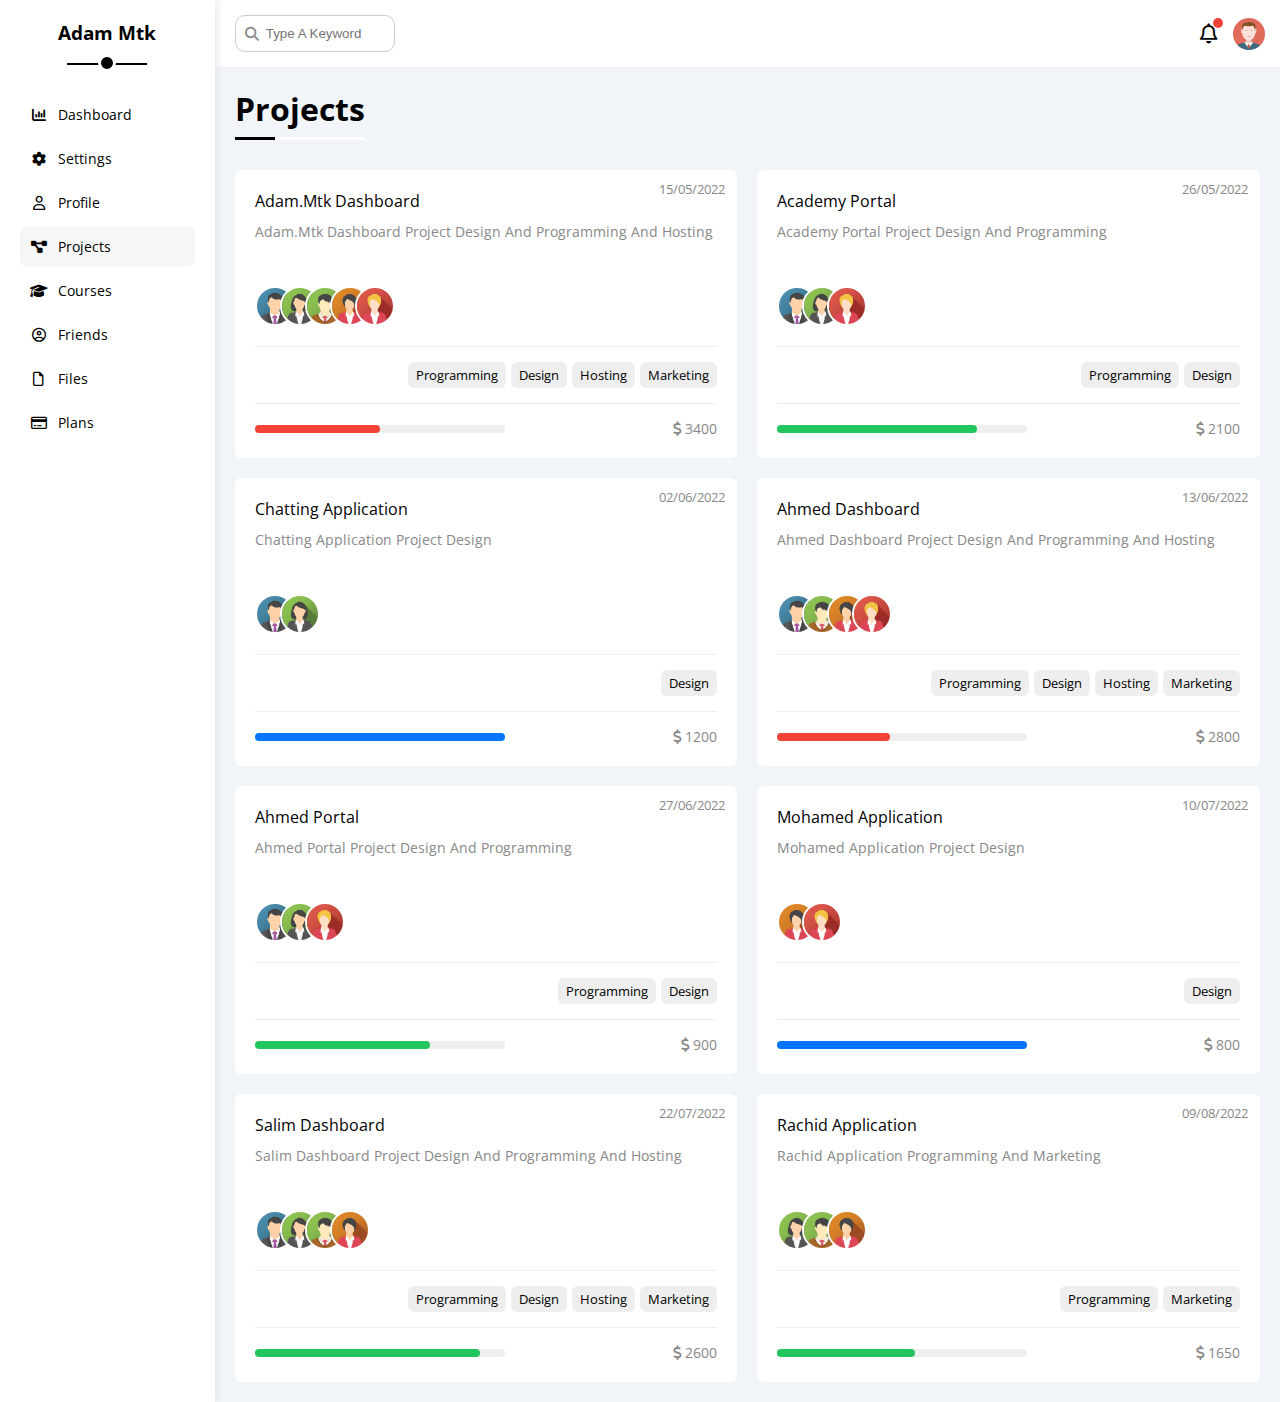
<file: projects.html>
<!DOCTYPE html>
<html lang="en">
  <head>
    <meta charset="UTF-8" />
    <meta http-equiv="X-UA-Compatible" content="IE=edge" />
    <meta name="viewport" content="width=device-width, initial-scale=1.0" />
    <title>Projects</title>
    <link rel="stylesheet" href="css/all.min.css" />
    <link rel="stylesheet" href="css/framework.css" />
    <link rel="stylesheet" href="css/master.css" />
    <link rel="preconnect" href="https://fonts.googleapis.com" />
    <link rel="preconnect" href="https://fonts.gstatic.com" crossorigin />
    <link
      href="https://fonts.googleapis.com/css2?family=Open+Sans:wght@400;700&family=Work+Sans:wght@200;300;400;500;600;700;800&display=swap"
      rel="stylesheet"
    />
  </head>
  <body>
    <div class="page d-flex">
      <div class="sidebar p-20 bg-white p-relative">
        <h3 class="p-relative txt-c mt-0">Adam Mtk</h3>
        <ul>
          <li>
            <a
              class="d-flex align-items-c fs-14 c-black rad-6 p-10"
              href="index.html"
            >
              <i class="fa-solid fa-chart-column fa-fw"></i>
              <span>Dashboard</span>
            </a>
          </li>
          <li>
            <a
              class="d-flex align-items-c fs-14 c-black rad-6 p-10"
              href="settings.html"
            >
              <i class="fa-solid fa-gear fa-fw"></i>
              <span>Settings</span>
            </a>
          </li>
          <li>
            <a
              class="d-flex align-items-c fs-14 c-black rad-6 p-10"
              href="profile.html"
            >
              <i class="fa-regular fa-user fa-fw"></i>
              <span>Profile</span>
            </a>
          </li>
          <li>
            <a
              class="active d-flex align-items-c fs-14 c-black rad-6 p-10"
              href="projects.html"
            >
              <i class="fa-solid fa-diagram-project fa-fw"></i>
              <span>Projects</span>
            </a>
          </li>
          <li>
            <a
              class="d-flex align-items-c fs-14 c-black rad-6 p-10"
              href="courses.html"
            >
              <i class="fa-solid fa-graduation-cap fa-fw"></i>
              <span>Courses</span>
            </a>
          </li>
          <li>
            <a
              class="d-flex align-items-c fs-14 c-black rad-6 p-10"
              href="friends.html"
            >
              <i class="fa-regular fa-circle-user fa-fw"></i>
              <span>Friends</span>
            </a>
          </li>
          <li>
            <a
              class="d-flex align-items-c fs-14 c-black rad-6 p-10"
              href="files.html"
            >
              <i class="fa-regular fa-file fa-fw"></i>
              <span>Files</span>
            </a>
          </li>
          <li>
            <a
              class="d-flex align-items-c fs-14 c-black rad-6 p-10"
              href="plans.html"
            >
              <i class="fa-regular fa-credit-card fa-fw"></i>
              <span>Plans</span>
            </a>
          </li>
        </ul>
      </div>
      <div class="content w-full">
        <!-- start head -->
        <div class="head bg-white p-15 between-flex">
          <div class="search p-relative">
            <input class="p-10" type="search" placeholder="Type A Keyword" />
          </div>
          <div class="icons d-flex align-items-c">
            <span class="notification p-relative">
              <i class="fa-regular fa-bell fa-lg"></i>
            </span>
            <img src="imgs/avatar.png" alt="photo" />
          </div>
        </div>
        <!-- End head -->
        <h1 class="p-relative">Projects</h1>
        <div class="projects-page m-20 d-grid gap-20">
          <div class="project bg-white p-20 rad-6 p-relative">
            <span class="date fs-13 c-grey">15/05/2022</span>
            <h4 class="m-0">Adam.Mtk Dashboard</h4>
            <p class="c-grey mt-10 mb-10 fs-14">
              Adam.Mtk Dashboard Project Design And Programming And Hosting
            </p>
            <div class="team">
              <a href="#"><img src="imgs/team-01.png" alt="photo" /></a>
              <a href="#"><img src="imgs/team-02.png" alt="photo" /></a>
              <a href="#"><img src="imgs/team-03.png" alt="photo" /></a>
              <a href="#"><img src="imgs/team-04.png" alt="photo" /></a>
              <a href="#"><img src="imgs/team-05.png" alt="photo" /></a>
            </div>
            <div class="do d-flex">
              <span class="fs-13 rad-6 bg-eee">Programming</span>
              <span class="fs-13 rad-6 bg-eee">Design</span>
              <span class="fs-13 rad-6 bg-eee">Hosting</span>
              <span class="fs-13 rad-6 bg-eee">Marketing</span>
            </div>
            <div class="info between-flex">
              <div class="prog bg-eee">
                <span class="bg-red" style="width: 50%"></span>
              </div>
              <div class="fs-14 c-grey">
                <i class="fa-solid fa-dollar-sign"></i>
                3400
              </div>
            </div>
          </div>
          <div class="project bg-white p-20 rad-6 p-relative">
            <span class="date fs-13 c-grey">26/05/2022</span>
            <h4 class="m-0">Academy Portal</h4>
            <p class="c-grey mt-10 mb-10 fs-14">
              Academy Portal Project Design And Programming
            </p>
            <div class="team">
              <a href="#"><img src="imgs/team-01.png" alt="photo" /></a>
              <a href="#"><img src="imgs/team-02.png" alt="photo" /></a>
              <a href="#"><img src="imgs/team-05.png" alt="photo" /></a>
            </div>
            <div class="do d-flex">
              <span class="fs-13 rad-6 bg-eee">Programming</span>
              <span class="fs-13 rad-6 bg-eee">Design</span>
            </div>
            <div class="info between-flex">
              <div class="prog bg-eee">
                <span class="bg-green" style="width: 80%"></span>
              </div>
              <div class="fs-14 c-grey">
                <i class="fa-solid fa-dollar-sign"></i>
                2100
              </div>
            </div>
          </div>
          <div class="project bg-white p-20 rad-6 p-relative">
            <span class="date fs-13 c-grey">02/06/2022</span>
            <h4 class="m-0">Chatting Application</h4>
            <p class="c-grey mt-10 mb-10 fs-14">
              Chatting Application Project Design
            </p>
            <div class="team">
              <a href="#"><img src="imgs/team-01.png" alt="photo" /></a>
              <a href="#"><img src="imgs/team-02.png" alt="photo" /></a>
            </div>
            <div class="do d-flex">
              <span class="fs-13 rad-6 bg-eee">Design</span>
            </div>
            <div class="info between-flex">
              <div class="prog bg-eee">
                <span class="bg-blue" style="width: 100%"></span>
              </div>
              <div class="fs-14 c-grey">
                <i class="fa-solid fa-dollar-sign"></i>
                1200
              </div>
            </div>
          </div>
          <div class="project bg-white p-20 rad-6 p-relative">
            <span class="date fs-13 c-grey">13/06/2022</span>
            <h4 class="m-0">Ahmed Dashboard</h4>
            <p class="c-grey mt-10 mb-10 fs-14">
              Ahmed Dashboard Project Design And Programming And Hosting
            </p>
            <div class="team">
              <a href="#"><img src="imgs/team-01.png" alt="photo" /></a>
              <a href="#"><img src="imgs/team-03.png" alt="photo" /></a>
              <a href="#"><img src="imgs/team-04.png" alt="photo" /></a>
              <a href="#"><img src="imgs/team-05.png" alt="photo" /></a>
            </div>
            <div class="do d-flex">
              <span class="fs-13 rad-6 bg-eee">Programming</span>
              <span class="fs-13 rad-6 bg-eee">Design</span>
              <span class="fs-13 rad-6 bg-eee">Hosting</span>
              <span class="fs-13 rad-6 bg-eee">Marketing</span>
            </div>
            <div class="info between-flex">
              <div class="prog bg-eee">
                <span class="bg-red" style="width: 45%"></span>
              </div>
              <div class="fs-14 c-grey">
                <i class="fa-solid fa-dollar-sign"></i>
                2800
              </div>
            </div>
          </div>
          <div class="project bg-white p-20 rad-6 p-relative">
            <span class="date fs-13 c-grey">27/06/2022</span>
            <h4 class="m-0">Ahmed Portal</h4>
            <p class="c-grey mt-10 mb-10 fs-14">
              Ahmed Portal Project Design And Programming
            </p>
            <div class="team">
              <a href="#"><img src="imgs/team-01.png" alt="photo" /></a>
              <a href="#"><img src="imgs/team-02.png" alt="photo" /></a>
              <a href="#"><img src="imgs/team-05.png" alt="photo" /></a>
            </div>
            <div class="do d-flex">
              <span class="fs-13 rad-6 bg-eee">Programming</span>
              <span class="fs-13 rad-6 bg-eee">Design</span>
            </div>
            <div class="info between-flex">
              <div class="prog bg-eee">
                <span class="bg-green" style="width: 70%"></span>
              </div>
              <div class="fs-14 c-grey">
                <i class="fa-solid fa-dollar-sign"></i>
                900
              </div>
            </div>
          </div>
          <div class="project bg-white p-20 rad-6 p-relative">
            <span class="date fs-13 c-grey">10/07/2022</span>
            <h4 class="m-0">Mohamed Application</h4>
            <p class="c-grey mt-10 mb-10 fs-14">
              Mohamed Application Project Design
            </p>
            <div class="team">
              <a href="#"><img src="imgs/team-04.png" alt="photo" /></a>
              <a href="#"><img src="imgs/team-05.png" alt="photo" /></a>
            </div>
            <div class="do d-flex">
              <span class="fs-13 rad-6 bg-eee">Design</span>
            </div>
            <div class="info between-flex">
              <div class="prog bg-eee">
                <span class="bg-blue" style="width: 100%"></span>
              </div>
              <div class="fs-14 c-grey">
                <i class="fa-solid fa-dollar-sign"></i>
                800
              </div>
            </div>
          </div>
          <div class="project bg-white p-20 rad-6 p-relative">
            <span class="date fs-13 c-grey">22/07/2022</span>
            <h4 class="m-0">Salim Dashboard</h4>
            <p class="c-grey mt-10 mb-10 fs-14">
              Salim Dashboard Project Design And Programming And Hosting
            </p>
            <div class="team">
              <a href="#"><img src="imgs/team-01.png" alt="photo" /></a>
              <a href="#"><img src="imgs/team-02.png" alt="photo" /></a>
              <a href="#"><img src="imgs/team-03.png" alt="photo" /></a>
              <a href="#"><img src="imgs/team-04.png" alt="photo" /></a>
            </div>
            <div class="do d-flex">
              <span class="fs-13 rad-6 bg-eee">Programming</span>
              <span class="fs-13 rad-6 bg-eee">Design</span>
              <span class="fs-13 rad-6 bg-eee">Hosting</span>
              <span class="fs-13 rad-6 bg-eee">Marketing</span>
            </div>
            <div class="info between-flex">
              <div class="prog bg-eee">
                <span class="bg-green" style="width: 90%"></span>
              </div>
              <div class="fs-14 c-grey">
                <i class="fa-solid fa-dollar-sign"></i>
                2600
              </div>
            </div>
          </div>
          <div class="project bg-white p-20 rad-6 p-relative">
            <span class="date fs-13 c-grey">09/08/2022</span>
            <h4 class="m-0">Rachid Application</h4>
            <p class="c-grey mt-10 mb-10 fs-14">
              Rachid Application Programming And Marketing
            </p>
            <div class="team">
              <a href="#"><img src="imgs/team-02.png" alt="photo" /></a>
              <a href="#"><img src="imgs/team-03.png" alt="photo" /></a>
              <a href="#"><img src="imgs/team-04.png" alt="photo" /></a>
            </div>
            <div class="do d-flex">
              <span class="fs-13 rad-6 bg-eee">Programming</span>
              <span class="fs-13 rad-6 bg-eee">Marketing</span>
            </div>
            <div class="info between-flex">
              <div class="prog bg-eee">
                <span class="bg-green" style="width: 55%"></span>
              </div>
              <div class="fs-14 c-grey">
                <i class="fa-solid fa-dollar-sign"></i>
                1650
              </div>
            </div>
          </div>
        </div>
      </div>
    </div>
  </body>
</html>
</file>
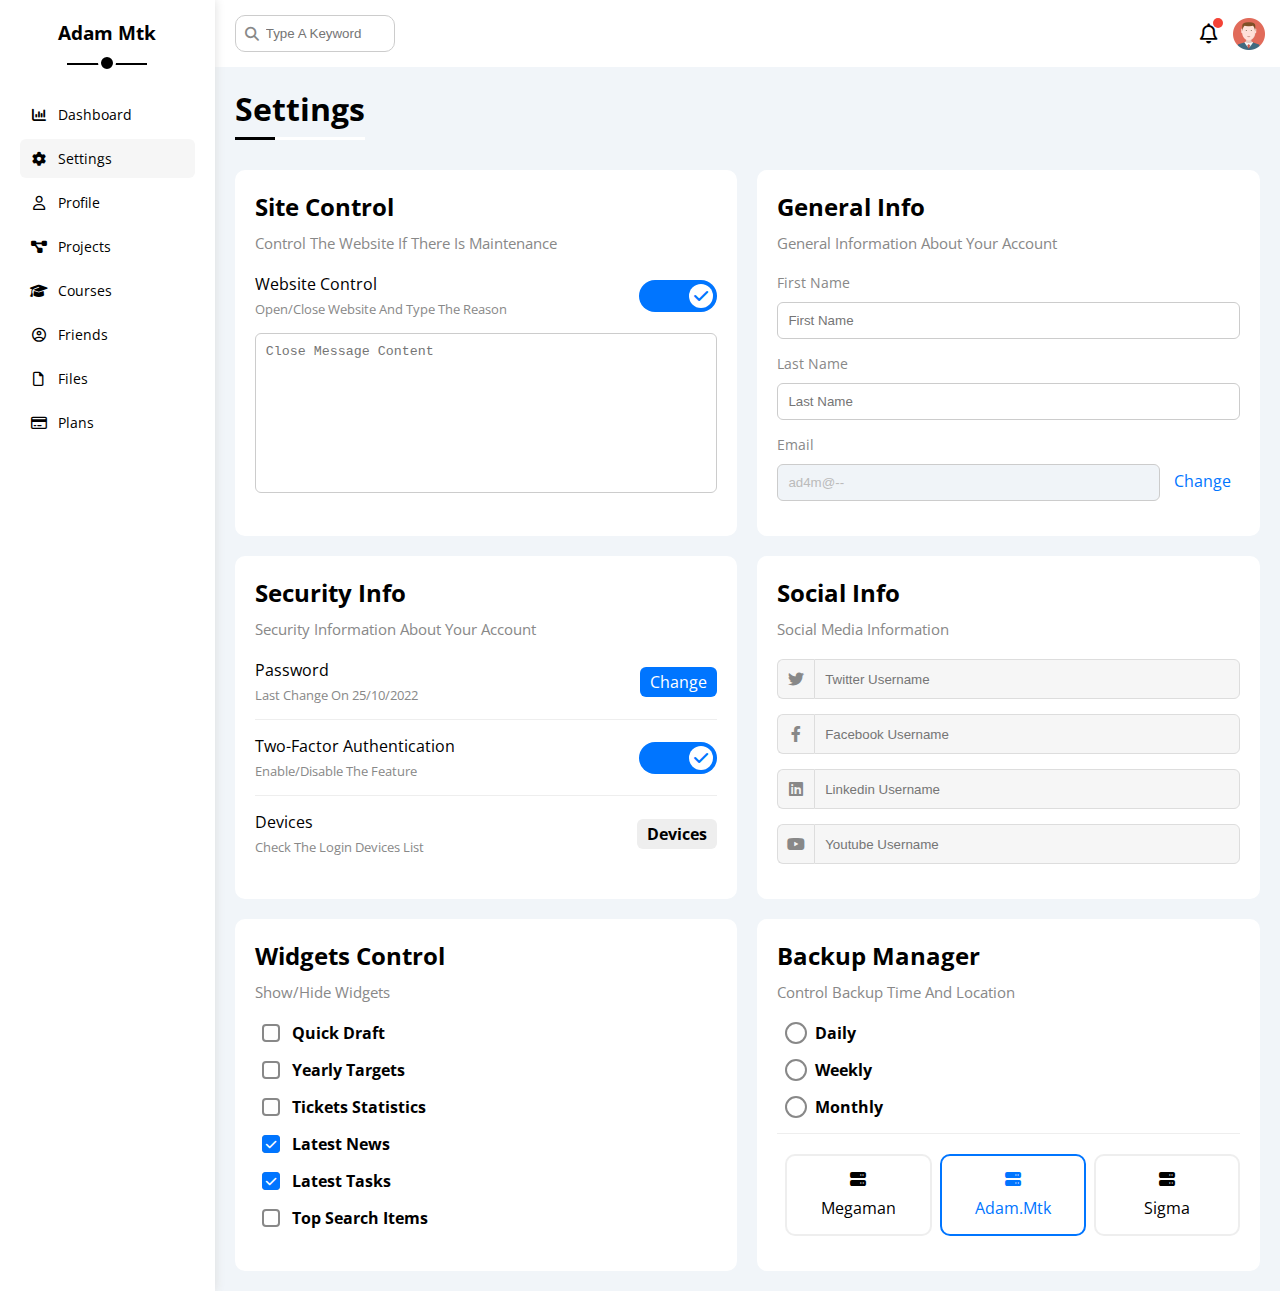
<file: settings.html>
<!DOCTYPE html>
<html lang="en">
  <head>
    <meta charset="UTF-8" />
    <meta http-equiv="X-UA-Compatible" content="IE=edge" />
    <meta name="viewport" content="width=device-width, initial-scale=1.0" />
    <title>Settings</title>
    <link rel="stylesheet" href="css/all.min.css" />
    <link rel="stylesheet" href="css/framework.css" />
    <link rel="stylesheet" href="css/master.css" />
    <link rel="preconnect" href="https://fonts.googleapis.com" />
    <link rel="preconnect" href="https://fonts.gstatic.com" crossorigin />
    <link
      href="https://fonts.googleapis.com/css2?family=Open+Sans:wght@400;700&family=Work+Sans:wght@200;300;400;500;600;700;800&display=swap"
      rel="stylesheet"
    />
  </head>
  <body>
    <div class="page d-flex">
      <div class="sidebar p-20 bg-white p-relative">
        <h3 class="p-relative txt-c mt-0">Adam Mtk</h3>
        <ul>
          <li>
            <a
              class="d-flex align-items-c fs-14 c-black rad-6 p-10"
              href="index.html"
            >
              <i class="fa-solid fa-chart-column fa-fw"></i>
              <span>Dashboard</span>
            </a>
          </li>
          <li>
            <a
              class="active d-flex align-items-c fs-14 c-black rad-6 p-10"
              href="settings.html"
            >
              <i class="fa-solid fa-gear fa-fw"></i>
              <span>Settings</span>
            </a>
          </li>
          <li>
            <a
              class="d-flex align-items-c fs-14 c-black rad-6 p-10"
              href="profile.html"
            >
              <i class="fa-regular fa-user fa-fw"></i>
              <span>Profile</span>
            </a>
          </li>
          <li>
            <a
              class="d-flex align-items-c fs-14 c-black rad-6 p-10"
              href="projects.html"
            >
              <i class="fa-solid fa-diagram-project fa-fw"></i>
              <span>Projects</span>
            </a>
          </li>
          <li>
            <a
              class="d-flex align-items-c fs-14 c-black rad-6 p-10"
              href="courses.html"
            >
              <i class="fa-solid fa-graduation-cap fa-fw"></i>
              <span>Courses</span>
            </a>
          </li>
          <li>
            <a
              class="d-flex align-items-c fs-14 c-black rad-6 p-10"
              href="friends.html"
            >
              <i class="fa-regular fa-circle-user fa-fw"></i>
              <span>Friends</span>
            </a>
          </li>
          <li>
            <a
              class="d-flex align-items-c fs-14 c-black rad-6 p-10"
              href="files.html"
            >
              <i class="fa-regular fa-file fa-fw"></i>
              <span>Files</span>
            </a>
          </li>
          <li>
            <a
              class="d-flex align-items-c fs-14 c-black rad-6 p-10"
              href="plans.html"
            >
              <i class="fa-regular fa-credit-card fa-fw"></i>
              <span>Plans</span>
            </a>
          </li>
        </ul>
      </div>
      <div class="content w-full">
        <!-- start head -->
        <div class="head bg-white p-15 between-flex">
          <div class="search p-relative">
            <input class="p-10" type="search" placeholder="Type A Keyword" />
          </div>
          <div class="icons d-flex align-items-c">
            <span class="notification p-relative">
              <i class="fa-regular fa-bell fa-lg"></i>
            </span>
            <img src="imgs/avatar.png" alt="photo" />
          </div>
        </div>
        <!-- End head -->
        <h1 class="p-relative">Settings</h1>
        <div class="settings-page d-grid gap-20 m-20">
          <!-- start settings box -->
          <div class="p-20 bg-white rad-10">
            <h2 class="mt-0 mb-10">Site Control</h2>
            <p class="mt-0 mb-20 c-grey fs-15">
              Control The Website If There Is Maintenance
            </p>
            <div class="mb-15 between-flex">
              <div>
                <span>Website Control</span>
                <p class="c-grey mt-5 mb-0 fs-13">
                  Open/Close Website And Type The Reason
                </p>
              </div>
              <div>
                <label>
                  <input class="toggle-checkbox" type="checkbox" checked />
                  <div class="toggle-switch"></div>
                </label>
              </div>
            </div>
            <textarea
              class="close-message b-none p-10 rad-6 d-block w-full"
              placeholder="Close Message Content"
            ></textarea>
          </div>
          <!-- End settings box -->
          <!-- start general info -->
          <div class="p-20 bg-white rad-10 general-info">
            <h2 class="mt-0 mb-10">General Info</h2>
            <p class="mt-0 mb-20 c-grey fs-15">
              General Information About Your Account
            </p>
            <div class="mb-15 form">
              <label class="fs-14 c-grey d-block mb-10" for="first"
                >First Name</label
              >
              <input
                class="b-none p-10 rad-6 d-block w-full"
                type="text"
                id="first"
                placeholder="First Name"
              />
            </div>
            <div class="mb-15 form">
              <label class="fs-14 c-grey d-block mb-10" for="Last"
                >Last Name</label
              >
              <input
                class="b-none p-10 rad-6 d-block w-full"
                type="text"
                id="Last"
                placeholder="Last Name"
              />
            </div>
            <div class="mb-15 form">
              <label class="fs-14 c-grey d-block mb-10" for="Email"
                >Email</label
              >
              <input
                class="email b-none p-10 rad-6 d-block w-full mr-10"
                type="email"
                id="Email"
                value="ad4m@--"
                disabled
              />
              <a class="c-blue" href="#">Change</a>
            </div>
          </div>
          <!-- End general info -->
          <!-- start Security Info -->
          <div class="p-20 bg-white rad-10">
            <h2 class="mt-0 mb-10">Security Info</h2>
            <p class="mt-0 mb-20 c-grey fs-15">
              Security Information About Your Account
            </p>
            <div class="sec-box mb-15 between-flex">
              <div>
                <span>Password</span>
                <p class="c-grey mt-5 mb-0 fs-13">Last Change On 25/10/2022</p>
              </div>
              <a class="button btn-shape bg-blue c-white" href="#">Change</a>
            </div>
            <div class="sec-box mb-15 between-flex">
              <div>
                <span>Two-Factor Authentication</span>
                <p class="c-grey mt-5 mb-0 fs-13">Enable/Disable The Feature</p>
              </div>
              <div>
                <label>
                  <input class="toggle-checkbox" type="checkbox" checked />
                  <div class="toggle-switch"></div>
                </label>
              </div>
            </div>
            <div class="sec-box between-flex">
              <div>
                <span>Devices</span>
                <p class="c-grey mt-5 mb-0 fs-13">
                  Check The Login Devices List
                </p>
              </div>
              <a class="btn-shape bg-eee c-black fw-bold" href="#">Devices</a>
            </div>
          </div>
          <!-- End Security Info -->
          <!-- start social info -->
          <div class="social-boxes p-20 bg-white rad-10 general-info">
            <h2 class="mt-0 mb-10">Social Info</h2>
            <p class="mt-0 mb-20 c-grey fs-15">Social Media Information</p>
            <div class="d-flex align-items-c mb-15">
              <i class="fa-brands fa-twitter center-flex c-grey"></i>
              <input
                class="w-full"
                type="text"
                placeholder="Twitter Username"
              />
            </div>
            <div class="d-flex align-items-c mb-15">
              <i class="fa-brands fa-facebook-f center-flex c-grey"></i>
              <input
                class="w-full"
                type="text"
                placeholder="Facebook Username"
              />
            </div>
            <div class="d-flex align-items-c mb-15">
              <i class="fa-brands fa-linkedin center-flex c-grey"></i>
              <input
                class="w-full"
                type="text"
                placeholder="Linkedin Username"
              />
            </div>
            <div class="d-flex align-items-c mb-15">
              <i class="fa-brands fa-youtube center-flex c-grey"></i>
              <input
                class="w-full"
                type="text"
                placeholder="Youtube Username"
              />
            </div>
          </div>
          <!-- End social info -->
          <!-- start widget control -->
          <div class="widget-control p-20 bg-white rad-10 general-info">
            <h2 class="mt-0 mb-10">Widgets Control</h2>
            <p class="mt-0 mb-20 c-grey fs-15">Show/Hide Widgets</p>
            <div class="control d-flex align-items-c mb-15">
              <input type="checkbox" id="one" />
              <label for="one">Quick Draft</label>
            </div>
            <div class="control d-flex align-items-c mb-15">
              <input type="checkbox" id="two" />
              <label for="two">Yearly Targets</label>
            </div>
            <div class="control d-flex align-items-c mb-15">
              <input type="checkbox" id="three" />
              <label for="three">Tickets Statistics</label>
            </div>
            <div class="control d-flex align-items-c mb-15">
              <input type="checkbox" id="four" checked />
              <label for="four">Latest News</label>
            </div>
            <div class="control d-flex align-items-c mb-15">
              <input type="checkbox" id="five" checked />
              <label for="five">Latest Tasks</label>
            </div>
            <div class="control d-flex align-items-c mb-15">
              <input type="checkbox" id="six" />
              <label for="six">Top Search Items</label>
            </div>
          </div>
          <!-- End widget control -->
          <!-- Start Backup Manager -->
          <div class="Backup-control p-20 bg-white rad-10 general-info">
            <h2 class="mt-0 mb-10">Backup Manager</h2>
            <p class="mt-0 mb-20 c-grey fs-15">
              Control Backup Time And Location
            </p>
            <div class="date d-flex align-items-c mb-15">
              <input type="radio" name="time" id="daily" />
              <label class="fw-bold" for="daily">Daily</label>
            </div>
            <div class="date d-flex align-items-c mb-15">
              <input type="radio" name="time" id="weekly" />
              <label class="fw-bold" for="weekly">Weekly</label>
            </div>
            <div class="date d-flex align-items-c mb-15">
              <input type="radio" name="time" id="monthly" />
              <label class="fw-bold" for="monthly">Monthly</label>
            </div>
            <div class="servers d-flex align-items-c txt-c">
              <input type="radio" name="servers" id="server-one" />
              <div class="server mb-15 rad-10 w-full">
                <label class="d-block m-15" for="server-one">
                  <i class="fa-solid fa-server d-block mb-10"></i>
                  Megaman
                </label>
              </div>
              <input type="radio" name="servers" id="server-two" checked />
              <div class="server mb-15 rad-10 w-full">
                <label class="d-block m-15" for="server-two">
                  <i class="fa-solid fa-server d-block mb-10"></i>
                  Adam.Mtk
                </label>
              </div>
              <input type="radio" name="servers" id="server-three" />
              <div class="server mb-15 rad-10 w-full">
                <label class="d-block m-15" for="server-three">
                  <i class="fa-solid fa-server d-block mb-10"></i>
                  Sigma
                </label>
              </div>
            </div>
          </div>
          <!-- End Backup Manager -->
        </div>
      </div>
    </div>
  </body>
</html>
</file>
<file: css/framework.css>
:root {
  --blue-color: #0075ff;
  --blue-alt-color: #0d69d5;
  --orange-color: #f59e0b;
  --green-color: #22c55e;
  --red-color: #f44336;
  --grey-color: #888;
}

/* start box */
.d-flex {
  display: flex;
}

.space-between {
  justify-content: space-between;
}

.align-items-c {
  align-items: center;
}

.f-wrap {
  flex-wrap: wrap;
}

.d-grid {
  display: grid;
}

.gap-20 {
  gap: 20px;
}

.d-block {
  display: block;
}

.p-absolute {
  position: absolute;
}

@media (max-width: 767px) {
  .block-mobile {
    display: block;
  }
}

@media (max-width: 767px) {
  .hide-mobile {
    display: none;
  }
}
/* End box */

/* start padding + margin */
.p-10 {
  padding: 10px;
}

.p-15 {
  padding: 15px;
}

.p-20 {
  padding: 20px;
}

.pt-10 {
  padding-top: 10px;
}

.pt-15 {
  padding-top: 15px;
}

.pt-20 {
  padding-top: 20px;
}

.pl-15 {
  padding-left: 15px;
}

.pb-10 {
  padding-bottom: 10px;
}

.pb-15 {
  padding-bottom: 15px;
}

.pb-20 {
  padding-bottom: 20px;
}

.m-0 {
  margin: 0;
}

.m-15 {
  margin: 15px;
}

.m-20 {
  margin: 20px;
}

.mr-10 {
  margin-right: 10px;
}

.mr-15 {
  margin-right: 15px;
}

.mt-0 {
  margin-top: 0;
}

.mt-5 {
  margin-top: 5px;
}

.mt-10 {
  margin-top: 10px;
}

.mt-15 {
  margin-top: 15px;
}

.mt-20 {
  margin-top: 20px;
}

.mt-25 {
  margin-top: 25px;
}

.mr-10 {
  margin-right: 10px;
}

.mb-0 {
  margin-bottom: 0;
}

.mb-5 {
  margin-bottom: 5px;
}

.mb-10 {
  margin-bottom: 10px;
}

.mb-15 {
  margin-bottom: 15px;
}

.mb-20 {
  margin-bottom: 20px;
}

.mb-25 {
  margin-bottom: 25px;
}
/* End padding + margin */

/* start color */
.c-black {
  color: black;
}

.c-grey {
  color: var(--grey-color);
}

.c-white {
  color: white;
}

.c-blue {
  color: var(--blue-color);
}

.c-orange {
  color: var(--orange-color);
}

.c-green {
  color: var(--green-color);
}

.c-red {
  color: var(--red-color);
}

.bg-white {
  background-color: white;
}

.bg-eee {
  background-color: #eee;
}

.bg-blue {
  background-color: var(--blue-color);
}

.bg-orange {
  background-color: var(--orange-color);
}

.bg-green {
  background-color: var(--green-color);
}

.bg-red {
  background-color: var(--red-color);
}
/* End color */

/* start position */
.p-relative {
  position: relative;
}
/* End position */

/* start font */
.txt-c {
  text-align: center;
}

.fs-13 {
  font-size: 13px;
}

.fs-14 {
  font-size: 14px;
}

.fs-15 {
  font-size: 15px;
}

.fs-16 {
  font-size: 16px;
}

.fs-25 {
  font-size: 25px;
}

.fw-bold {
  font-weight: bold;
}

@media (max-width: 767px) {
  .text-c-mobile {
    text-align: center;
  }
}
/* End font */

/* start border */
.rad-6 {
  border-radius: 6px;
}

.rad-10 {
  border-radius: 10px;
}

.rad-half {
  border-radius: 50%;
}

.b-none {
  border: none;
}

.border-eee {
  border: 1px solid #eee;
}
/* End border */

/* start width */
.w-full {
  width: 100%;
}

.h-full {
  height: 100%;
}

.w-fit {
  width: fit-content;
}

.w-100 {
  width: 100px;
}

.h-100 {
  height: 100px;
}
/* End width */

/* start components */
.center-flex {
  display: flex;
  align-items: center;
  justify-content: center;
}

.between-flex {
  display: flex;
  align-items: center;
  justify-content: space-between;
}

.btn-shape {
  padding: 4px 10px;
  border-radius: 6px;
}
/* End components */
</file>
<file: css/master.css>
:root {
  --blue-color: #0075ff;
  --blue-alt-color: #0d69d5;
  --orange-color: #f59e0b;
  --green-color: #22c55e;
  --red-color: #f44336;
  --greey-color: #888;
  --main-border: 1px solid #ccc;
  --main-alt-border: 1px solid #eee;
  --main-transition: 0.3s;
}

* {
  -webkit-box-sizing: border-box;
  -moz-box-sizing: border-box;
  box-sizing: border-box;
}

body {
  margin: 0;
  font-family: "Open sans", sans-serif;
}

*:focus {
  outline: none;
}

a {
  text-decoration: none;
}

ul {
  list-style: none;
  padding: 0;
}

::-webkit-scrollbar {
  width: 15px;
}

::-webkit-scrollbar-track {
  background-color: white;
}

::-webkit-scrollbar-thumb {
  background-color: var(--blue-color);
}

::-webkit-scrollbar-thumb:hover {
  background-color: var(--blue-alt-color);
}

.page {
  background-color: #f1f5f9;
  min-height: 100vh;
}
/* start sidebar */
.sidebar {
  width: 250px;
  box-shadow: 0 0 10px #ddd;
}

.sidebar > h3 {
  margin-bottom: 50px;
}

.sidebar > h3::before,
.sidebar > h3::after {
  content: "";
  position: absolute;
  background-color: black;
  left: 50%;
  transform: translateX(-50%);
}

.sidebar > h3::before {
  height: 2px;
  width: 80px;
  bottom: -20px;
}

.sidebar > h3::after {
  width: 12px;
  height: 12px;
  border-radius: 50%;
  bottom: -27px;
  border: 3px solid white;
}

.sidebar ul li a {
  transition: 0.3s;
  margin-bottom: 5px;
}

.sidebar ul li a:hover,
.sidebar ul li a.active {
  background-color: #f6f6f6;
}

.sidebar ul li a span {
  font-size: 14px;
  margin-left: 10px;
}

@media (max-width: 767px) {
  .sidebar {
    width: 60px;
    padding: 10px;
  }

  .sidebar > h3 {
    font-size: 13px;
    margin-bottom: 15px;
  }

  .sidebar > h3::before,
  .sidebar > h3::after {
    display: none;
  }

  .sidebar ul li a span {
    display: none;
  }
}
/* End sidebar */

/* start content */
.content {
  overflow: hidden;
}

.head .search::before {
  font-family: var(--fa-style-family-classic);
  content: "\f002";
  font-weight: 900;
  position: absolute;
  left: 15px;
  top: 50%;
  transform: translateY(-50%);
  font-size: 14px;
  color: var(--greey-color);
}

.head .search input[type="search"] {
  border: var(--main-border);
  border-radius: 10px;
  margin-left: 5px;
  padding-left: 30px;
  width: 160px;
  transition: width 0.3s;
}

.head .search input[type="search"]:focus {
  width: 200px;
}

.head .search input[type="search"]::placeholder {
  transition: 0.3s;
}

.head .search input[type="search"]:focus::placeholder {
  opacity: 0;
}

.head .icons .notification::before {
  content: "";
  position: absolute;
  width: 10px;
  height: 10px;
  right: -5px;
  top: -5px;
  background-color: var(--red-color);
  border-radius: 50%;
}

.head .icons img {
  width: 32px;
  margin-left: 15px;
}

.page h1 {
  margin: 20px 20px 40px;
}

.page h1::before,
.page h1::after {
  content: "";
  position: absolute;
  height: 3px;
  bottom: -10px;
  left: 0;
}

.page h1::before {
  width: 130px;
  background-color: white;
}

.page h1::after {
  width: 40px;
  background-color: black;
}

.wrapper {
  grid-template-columns: repeat(auto-fill, minmax(450px, 1fr));
  margin-left: 20px;
  margin-right: 20px;
  margin-bottom: 20px;
}

@media (max-width: 767px) {
  .wrapper {
    grid-template-columns: minmax(200px, 1fr);
    margin-left: 10px;
    margin-right: 10px;
    gap: 10px;
  }
}
/* End content */

/* start welcome widget */
.welcome {
  overflow: hidden;
}

.welcome .intro img {
  width: 200px;
  margin-bottom: -10px;
}

.welcome .avatar {
  width: 64px;
  height: 64px;
  border: 2px solid white;
  border-radius: 50%;
  position: relative;
  padding: 3px;
  box-shadow: 0 0 5px #ddd;
  margin-left: 20px;
  margin-top: -32px;
}

.welcome .body {
  border-top: 1px solid #eee;
  border-bottom: 1px solid #eee;
}

.welcome .body > div {
  flex: 1;
}

.welcome .visit {
  margin: 0 15px 15px auto;
  transition: var(--main-transition);
}

.welcome .visit:hover {
  background-color: var(--blue-alt-color);
}

@media (max-width: 767px) {
  .welcome .intro {
    padding-bottom: 30px;
  }

  .welcome .avatar {
    margin-left: 0;
  }

  .welcome .body > div:not(:last-child) {
    margin-bottom: 30px;
  }
}
/* End welcome widget */
/* start quick draft widget */
.quick-draft textarea {
  resize: none;
  min-height: 180px;
}

.quick-draft .save {
  margin-left: auto;
  transition: var(--main-transition);
  cursor: pointer;
}

.quick-draft .save:hover {
  background-color: var(--blue-alt-color);
}
/* End quick draft widget */
/* start targets */
.targets .target-row .icon {
  width: 80px;
  height: 80px;
  margin-right: 15px;
  border-radius: 5px;
}

.targets .details {
  flex: 1;
}

.targets .details .progress {
  height: 4px;
}

.targets .details .progress > span {
  position: absolute;
  left: 0;
  top: 0;
  height: 100%;
}

.targets .details .progress > span span {
  position: absolute;
  bottom: 16px;
  color: white;
  font-size: 13px;
  padding: 2px 5px;
  border-radius: 7px;
  right: -16px;
}

.targets .details .progress > span span::after {
  content: "";
  position: absolute;
  border-color: transparent;
  border-width: 5px;
  border-style: solid;
  bottom: -10px;
  left: 50%;
  transform: translateX(-50%);
}

.targets .details .progress > .money span::after {
  border-top-color: var(--blue-color);
}

.targets .details .progress > .projects span::after {
  border-top-color: var(--orange-color);
}

.targets .details .progress > .team span::after {
  border-top-color: var(--green-color);
}

.money .icon,
.money .progress {
  background-color: rgb(0 117 255 / 20%);
}

.projects .icon,
.projects .progress {
  background-color: rgb(245 158 11 / 20%);
}

.team .icon,
.team .progress {
  background-color: rgb(34 197 94 / 20%);
}
/* End targets */
/* start tickets widget */
.tickets .box {
  border: 1px solid #ccc;
  width: calc(50% - 10px);
}

@media (max-width: 767px) {
  .tickets .box {
    width: 100%;
  }
}
/* End tickets widget */
/* start latest news */
.latest-news .news-row:not(:last-of-type) {
  margin-bottom: 20px;
  padding-bottom: 20px;
  border-bottom: var(--main-alt-border);
}

.latest-news .news-row img {
  width: 100px;
  border-radius: 5px;
  margin-right: 15px;
}

.latest-news .info {
  flex: 1;
}

.latest-news .info h3 {
  margin: 0 0 6px;
  font-size: 16px;
}

@media (max-width: 767px) {
  .latest-news .news-row {
    display: block;
  }

  .latest-news .news-row img {
    margin-right: 0;
  }

  .latest-news .news-row .label {
    width: fit-content;
    margin: 15px auto 0;
  }
}
/* End latest news */
/* Start tasks */
.tasks .task-row:not(:last-child) {
  margin-bottom: 15px;
  padding-bottom: 15px;
  border-bottom: var(--main-alt-border);
}

.tasks .info {
  flex-grow: 1;
}

.tasks .done {
  opacity: 0.3;
}

.tasks .done h3,
.tasks .done p {
  text-decoration: line-through;
}

.tasks .task-row i {
  transition: var(--main-transition);
  cursor: pointer;
}

.tasks .task-row i:hover {
  color: var(--red-color);
}
/* End tasks */
/* start latest uploads */
.latest-uploads ul li:not(:last-child) {
  border-bottom: var(--main-alt-border);
}

.latest-uploads ul li img {
  width: 40px;
  height: 40px;
}
/* End latest uploads */
/* start last project progress */
.last-project ul::before {
  content: "";
  position: absolute;
  left: 11px;
  height: 100%;
  width: 2px;
  background-color: var(--blue-color);
}

.last-project ul li::before {
  content: "";
  display: block;
  left: 0px;
  top: 0;
  width: 20px;
  height: 20px;
  border: 2px solid white;
  outline: 2px solid var(--blue-color);
  background-color: white;
  border-radius: 50%;
  margin-right: 15px;
  z-index: 1;
}

.last-project ul li.done::before {
  background-color: var(--blue-alt-color);
}

.last-project ul li.current::before {
  animation: change-color 0.8s infinite alternate;
}

.last-project .launch-icon {
  position: absolute;
  width: 160px;
  right: 0;
  bottom: 0;
  opacity: 0.2;
}
/* End last project progress */
/* start reminders widget  */
.reminders ul li .key {
  width: 15px;
  height: 15px;
}

.reminders ul li > .blue {
  border-left: 2px solid var(--blue-color);
}

.reminders ul li > .green {
  border-left: 2px solid var(--green-color);
}

.reminders ul li > .orange {
  border-left: 2px solid var(--orange-color);
}

.reminders ul li > .red {
  border-left: 2px solid var(--red-color);
}
/* End reminders widget  */
/* start latest post */
.latest-post .avatar {
  width: 48px;
  height: 48px;
}

.latest-post .post-content {
  text-transform: capitalize;
  line-height: 1.8;
  border-top: var(--main-alt-border);
  border-bottom: var(--main-alt-border);
  min-height: 140px;
}
/* End latest post */
/* start social media stats widget */
.social-media .box {
  padding-left: 70px;
  border-radius: 10px;
}

.social-media .box i {
  position: absolute;
  left: 0;
  top: 0;
  width: 52px;
  transition: var(--main-transition);
  border-radius: 10px;
}

.social-media .box i:hover {
  transform: rotate(5deg);
}

.social-media .twitter {
  background-color: rgb(29 161 242 / 20%);
  color: #1da1f2;
}

.social-media .twitter i,
.social-media .twitter a {
  background-color: #1da1f2;
}

.social-media .facebook {
  background-color: rgb(24 119 242 / 20%);
  color: #1877f2;
}

.social-media .facebook i,
.social-media .facebook a {
  background-color: #1877f2;
}

.social-media .youtube {
  background-color: rgb(255 0 0 / 20%);
  color: #ff0000;
}

.social-media .youtube i,
.social-media .youtube a {
  background-color: #ff0000;
}

.social-media .linkedin {
  background-color: rgb(0 119 181 / 20%);
  color: #0077b5;
}

.social-media .linkedin i,
.social-media .linkedin a {
  background-color: #0077b5;
}
/* End social media stats widget */
/* start projects table */
.projects .responsive-table {
  overflow-x: auto;
}

.projects table {
  min-width: 1000px;
  border-spacing: 0;
}

.projects thead td {
  background-color: #eee;
  font-weight: bold;
}

.projects table td {
  padding: 15px;
}

.projects tbody td {
  border-left: var(--main-alt-border);
  border-bottom: var(--main-alt-border);
  transition: var(--main-transition);
}

.projects tbody tr:hover td {
  background-color: #faf7f7;
}

.projects table img {
  width: 32px;
  height: 32px;
  border-radius: 50%;
  padding: 2px;
  background-color: white;
}

.projects table img:not(:first-child) {
  margin-left: -18px;
}

.projects table .label {
  font-size: 13px;
}
/* End projects table */
/* start settings */
.settings-page {
  grid-template-columns: repeat(auto-fill, minmax(500px, 1fr));
}

@media (max-width: 767px) {
  .settings-page {
    grid-template-columns: minmax(100px, 1fr);
    margin-left: 10px;
    margin-right: 10px;
    gap: 10px;
  }
}

.settings-page .close-message {
  border: var(--main-border);
  resize: none;
  min-height: 160px;
}

/* start toogle */
.toggle-checkbox {
  -webkit-appearance: none;
  appearance: none;
  display: none;
}

.toggle-switch {
  background-color: #ccc;
  width: 78px;
  height: 32px;
  position: relative;
  border-radius: 16px;
  transition: var(--main-transition);
  cursor: pointer;
}

.toggle-switch::before {
  font-family: var(--fa-style-family-classic);
  content: "\f00d";
  font-weight: 900;
  width: 24px;
  height: 24px;
  background-color: white;
  position: absolute;
  left: 4px;
  top: 4px;
  border-radius: 50%;
  display: flex;
  justify-content: center;
  align-items: center;
  color: #777;
  transition: var(--main-transition);
}

.toggle-checkbox:checked + .toggle-switch {
  background-color: var(--blue-color);
}

.toggle-checkbox:checked + .toggle-switch::before {
  content: "\f00c";
  left: 50px;
  color: var(--blue-color);
}
/* End toogle */

/* start general info */
.settings-page .general-info .form input {
  border: var(--main-border);
}

.settings-page .general-info .email {
  display: inline-flex;
  width: calc(100% - 80px);
}

.settings-page input:disabled {
  cursor: no-drop;
  background-color: #f0f4f8;
  color: #bbb;
}
/* End general info */
/* start Security Info */
.settings-page .sec-box {
  padding: 0 0 15px;
}

.settings-page .sec-box:not(:last-of-type) {
  border-bottom: 1px solid #eee;
}

.settings-page .sec-box .button {
  transition: var(--main-transition);
}

.settings-page .sec-box .button:hover {
  background-color: var(--blue-alt-color);
}
/* End Security Info */
/* start social info */
.settings-page .social-boxes i {
  width: 40px;
  height: 40px;
  background-color: #f6f6f6;
  border: 1px solid #ddd;
  border-right: none;
  border-radius: 6px 0 0 6px;
  transition: var(--main-transition);
}

.settings-page .social-boxes input {
  height: 40px;
  border: 1px solid #ddd;
  border-radius: 0 6px 6px 0;
  padding-left: 10px;
  background-color: #f6f6f6;
}

.settings-page .social-boxes > div:focus-within i {
  color: black;
}
/* End social info */
/* Start widget control */
.widget-control .control input[type="checkbox"] {
  -webkit-appearance: none;
  appearance: none;
}

.widget-control .control label {
  padding-left: 30px;
  cursor: pointer;
  font-weight: bold;
  position: relative;
}

.widget-control .control label::before {
  content: "";
  position: absolute;
  left: 0;
  top: 50%;
  margin-top: -9px;
  height: 14px;
  width: 14px;
  border: 2px solid var(--greey-color);
  border-radius: 4px;
  transition: var(--main-transition);
}

.widget-control .control label:hover::before {
  border-color: var(--blue-alt-color);
}

.widget-control .control label::after {
  font-family: var(--fa-style-family-classic);
  content: "\f00c";
  font-weight: 900;
  position: absolute;
  left: 0;
  top: 50%;
  margin-top: -9px;
  background-color: var(--blue-color);
  color: white;
  font-size: 12px;
  width: 18px;
  height: 18px;
  display: flex;
  justify-content: center;
  align-items: center;
  border-radius: 4px;
  transform: scale(0) rotate(360deg);
  transition: var(--main-transition);
}

.widget-control .control input[type="checkbox"]:checked + label::after {
  transform: scale(1);
}

/* End widget control */
/* start backup manager */
.Backup-control input[type="radio"] {
  -webkit-appearance: none;
  appearance: none;
}

.Backup-control .date label {
  padding-left: 30px;
  cursor: pointer;
  position: relative;
}

.Backup-control .date label::before {
  content: "";
  position: absolute;
  top: 50%;
  left: 0;
  margin-top: -11px;
  width: 18px;
  height: 18px;
  border: 2px solid var(--grey-color);
  border-radius: 50%;
  transition: var(--main-transition);
}

.Backup-control .date label::after {
  content: "";
  position: absolute;
  top: 50%;
  left: 5px;
  margin-top: -6px;
  width: 12px;
  height: 12px;
  background-color: var(--blue-color);
  border-radius: 50%;
  transition: var(--main-transition);
  transform: scale(0);
}

.Backup-control .date input[type="radio"]:checked + label::before {
  border-color: var(--blue-color);
}

.Backup-control .date input[type="radio"]:checked + label::after {
  transform: scale(1);
}

.Backup-control .servers {
  border-top: 1.5px solid #eee;
  padding-top: 20px;
}

@media (max-width: 767px) {
  .Backup-control .servers {
    flex-direction: column;
  }
}

.Backup-control .servers .server {
  border: 2px solid #eee;
  position: relative;
}

.Backup-control .servers .server label {
  cursor: pointer;
}

.Backup-control .servers input[type="radio"]:checked + .server {
  border-color: var(--blue-color);
  color: var(--blue-color);
}
/* End backup manager */
/* End settings */

/* Start profile page */
@media (max-width: 767px) {
  .profile-page .overview {
    flex-direction: column;
  }
}

.profile-page .avatar-box {
  width: 300px;
}

@media (min-width: 768px) {
  .profile-page .avatar-box {
    border-right: 1px solid #eee;
  }
}

.profile-page .avatar-box > img {
  width: 120px;
  height: 120px;
}

.profile-page .avatar-box .level {
  height: 6px;
  overflow: hidden;
  margin: auto;
  width: 80%;
}

.profile-page .avatar-box .level span {
  background-color: var(--blue-color);
  left: 0;
  top: 0;
  height: 100%;
  position: absolute;
  border-radius: 6px;
}

.profile-page .info-box .box {
  flex-wrap: wrap;
  border-bottom: 1px solid #eee;
  transition: var(--main-transition);
}

.profile-page .info-box .box:hover {
  background-color: #f9f9f9;
}

.profile-page .info-box .box > div {
  min-width: 250px;
  padding: 10px 0 0;
}

.profile-page .info-box h4 {
  font-weight: normal;
}

/* start profile toggle */
.profile-page .toggle-checkbox {
  -webkit-appearance: none;
  appearance: none;
  display: none;
}

.profile-page .toggle-switch {
  height: 20px;
}

.profile-page .toggle-switch::before {
  width: 12px;
  height: 12px;
  font-size: 8px;
}

.profile-page .toggle-checkbox:checked + .toggle-switch::before {
  left: 62px;
}

@media (max-width: 767px) {
  .profile-page .info-box .toggle-switch {
    margin: auto;
  }
}
/* End profile toggle */
@media (max-width: 767px) {
  .profile-page .other-data {
    flex-direction: column;
  }
}

.profile-page .skills-card {
  flex-grow: 1;
}

.profile-page .skills-card ul li {
  padding: 15px 0;
}

.profile-page .skills-card ul li:not(:last-child) {
  border-bottom: var(--main-alt-border);
}

.profile-page .skills-card ul li span {
  display: inline-flex;
  padding: 4px 10px;
  margin-right: 5px;
  background: #eee;
  border-radius: 6px;
  font-size: 14px;
}

.profile-page .activities {
  flex-grow: 2;
}

.profile-page .activity:not(:last-of-type) {
  border-bottom: var(--main-alt-border);
  padding-bottom: 20px;
  margin-bottom: 20px;
}

.profile-page .activity img {
  width: 64px;
  height: 64px;
  border-radius: 50%;
  margin-right: 10px;
}

@media (max-width: 768px) {
  .profile-page .activity {
    flex-direction: column;
  }

  .profile-page .activity img {
    margin-right: 0;
    margin-bottom: 10px;
  }

  .profile-page .activity .date {
    margin-top: 15px;
  }
}

@media (min-width: 768px) {
  .profile-page .activity .date {
    margin-left: auto;
    text-align: right;
  }
}
/* End profile page */
/* start projects page */
.projects-page {
  grid-template-columns: repeat(auto-fill, minmax(500px, 1fr));
}

@media (max-width: 767px) {
  .projects-page {
    grid-template-columns: minmax(200px, 1fr);
    margin-left: 10px;
    margin-right: 10px;
    gap: 10px;
  }
}

.projects-page .project .date {
  position: absolute;
  right: 12px;
  top: 10px;
}

.projects-page .project h4 {
  font-weight: normal;
}

.projects-page .project .team {
  position: relative;
  min-height: 80px;
}

.projects-page .project .team a {
  position: absolute;
  left: 0;
  bottom: 0;
}

.projects-page .project .team a:nth-child(2) {
  left: 25px;
}

.projects-page .project .team a:nth-child(3) {
  left: 50px;
}

.projects-page .project .team a:nth-child(4) {
  left: 75px;
}

.projects-page .project .team a:nth-child(5) {
  left: 100px;
}

.projects-page .project .team a:hover {
  z-index: 1000;
}

.projects-page .project .team img {
  width: 40px;
  height: 40px;
  border-radius: 50%;
  border: 2px solid white;
}

.projects-page .project .do {
  justify-content: flex-end;
  padding-top: 15px;
  margin-top: 15px;
  border-top: var(--main-alt-border);
}

@media (max-width: 767px) {
  .projects-page .project .do {
    flex-direction: column;
  }
}

.projects-page .project .do span {
  padding: 4px 8px;
  margin-left: 5px;
  width: fit-content;
}

@media (max-width: 767px) {
  .projects-page .project .do span:not(:last-child) {
    margin-bottom: 15px;
  }
}

.projects-page .project .info {
  padding-top: 15px;
  margin-top: 15px;
  border-top: var(--main-alt-border);
}

@media (max-width: 767px) {
  .projects-page .project .info {
    flex-direction: column;
  }
}

.projects-page .project .info .prog {
  width: 250px;
  height: 8px;
  position: relative;
  border-radius: 6px;
}

@media (max-width: 767px) {
  .projects-page .project .info .prog {
    margin-bottom: 15px;
  }
}

.projects-page .project .info .prog span {
  position: absolute;
  left: 0;
  top: 0;
  height: 100%;
  border-radius: 6px;
}
/* End projects page */
/* start courses page */
.courses-page {
  grid-template-columns: repeat(auto-fill, minmax(300px, 1fr));
}

@media (max-width: 767px) {
  .courses-page {
    grid-template-columns: minmax(200px, 1fr);
    margin-left: 10px;
    margin-right: 10px;
    gap: 10px;
  }
}

.courses-page .course {
  overflow: hidden;
}

.courses-page .course .cover {
  max-width: 100%;
}

.courses-page .course .instructor {
  position: absolute;
  width: 64px;
  height: 64px;
  border-radius: 50%;
  border: 2px solid white;
  top: 20px;
  left: 20px;
}

.courses-page .course .info {
  border-top: var(--main-alt-border);
}

.courses-page .course .info .title {
  position: absolute;
  left: 50%;
  top: 0;
  transform: translateX(-50%);
  margin-top: -13px;
  height: 27px;
}
/* End courses page */
/* start Friends page */
.friends-page {
  grid-template-columns: repeat(auto-fill, minmax(300px, 1fr));
}

@media (max-width: 767px) {
  .friends-page {
    grid-template-columns: minmax(200px, 1fr);
    margin-left: 10px;
    margin-right: 10px;
    gap: 10px;
  }
}

.friends-page .contact {
  position: absolute;
  left: 10px;
  top: 10px;
}

.friends-page .contact i {
  padding: 10px;
  background-color: #eee;
  border-radius: 50%;
  font-size: 13px;
  color: #777;
  cursor: pointer;
  transition: var(--main-transition);
}

.friends-page .contact i:hover {
  background-color: var(--blue-alt-color);
  color: white;
}

.friends-page .friend .icons {
  border-top: var(--main-alt-border);
  border-bottom: var(--main-alt-border);
  margin-top: 15px;
  margin-bottom: 15px;
  padding: 15px 0;
}

.friends-page .friend .icons i {
  margin-right: 5px;
}

.friends-page .friend .icons .vip {
  position: absolute;
  right: 0;
  top: 50%;
  transform: translateY(-50%);
  font-size: 40px;
  opacity: 0.2;
}
/* End Friends page */
/* start Files page */
.files-page {
  flex-direction: row-reverse;
  align-items: flex-start;
}

@media (max-width:767px) {
  .files-page {
    flex-direction: column;
    align-items: normal;
  }
}

.files-page .files-stats {
  min-width: 260px;
}

.files-page .files-stats .icon {
  width: 40px;
  height: 40px;
  margin-right: 10px;
  border-radius: 5px;
}

.files-page .files-stats .size {
  margin-left: auto;
}

.files-page .files-stats .blue {
  background-color: rgb(0 117 255 / 20%);
}

.files-page .files-stats .green {
  background-color: rgb(27 177 82 / 20%);
}

.files-page .files-stats .red {
  background-color: rgb(244 67 54 / 20%);
}

.files-page .files-stats .orange {
  background-color: rgb(245 158 11 / 20%);
}

.files-page .files-stats .upload {
  margin: 15px auto 0;
  padding: 10px 15px;
  transition: 0.3s;
}

.files-page .files-stats .upload:hover {
  background-color: var(--blue-alt-color);
}

.files-page .files-stats .upload:hover i {
  animation: Go-Up 1s infinite;
}

.files-page .files-content {
  flex: 1;
  grid-template-columns: repeat(auto-fill, minmax(200px, 1fr));
}

.files-page .files-content img {
  width: 64px;
  height: 64px;
  transition: var(--main-transition);
}

.files-page .files-content .file:hover img {
  transform: rotate(6deg);
}

.files-page .files-content .info {
  border-top: var(--main-alt-border);
}
/* End Files page */
/* start plans page */
.plans-page {
  grid-template-columns: repeat(auto-fill , minmax(450px , 1fr));
}

@media (max-width:767px) {
  .plans-page {
    grid-template-columns: repeat(auto-fill , minmax(250px , 1fr));
    margin-left: 10px;
    margin-right: 10px;
    gap: 10px;
  }
}

.plans-page .plan .top {
  border: 3px solid white;
  outline: 3px solid transparent;

}

.plans-page .plan.green .top {
  outline-color: var(--green-color);
}
.plans-page .plan.blue .top {
  outline-color: var(--blue-color);
}
.plans-page .plan.orange .top {
  outline-color: var(--orange-color);
}

.plans-page .plan .price {
  position: relative;
  font-size: 40px;
  width: fit-content;
  margin: auto;
}

.plans-page .plan .price span {
  position: absolute;
  font-size: 25px;
  left: -18px;
}

.plans-page .plan ul li {
  padding: 15px 0 ;
  display: flex;
  align-items: center;
  font-size: 15px;
  border-bottom: var(--main-alt-border);
}

.plans-page .plan ul li .yes {
  color: var(--green-color);
}

.plans-page .plan ul li i:not(.yes, .help) {
  color: var(--red-color);
}

.plans-page .plan ul li i:first-child {
  font-size: 18px;
  margin-right: 5px;
}

.plans-page .plan ul li .help {
  color: var(--greey-color);
  margin-left: auto;
  cursor: pointer;
}
/* End plans page */

/* start animation */
@keyframes change-color {
  from {
    background-color: white;
  }

  to {
    background-color: var(--blue-alt-color);
  }
}

@keyframes Go-Up {
  0%,
  100% {
    transform: translateY(0);
  }

  50% {
    transform: translateY(-5px);
  }
}
/* End animation */
</file>
